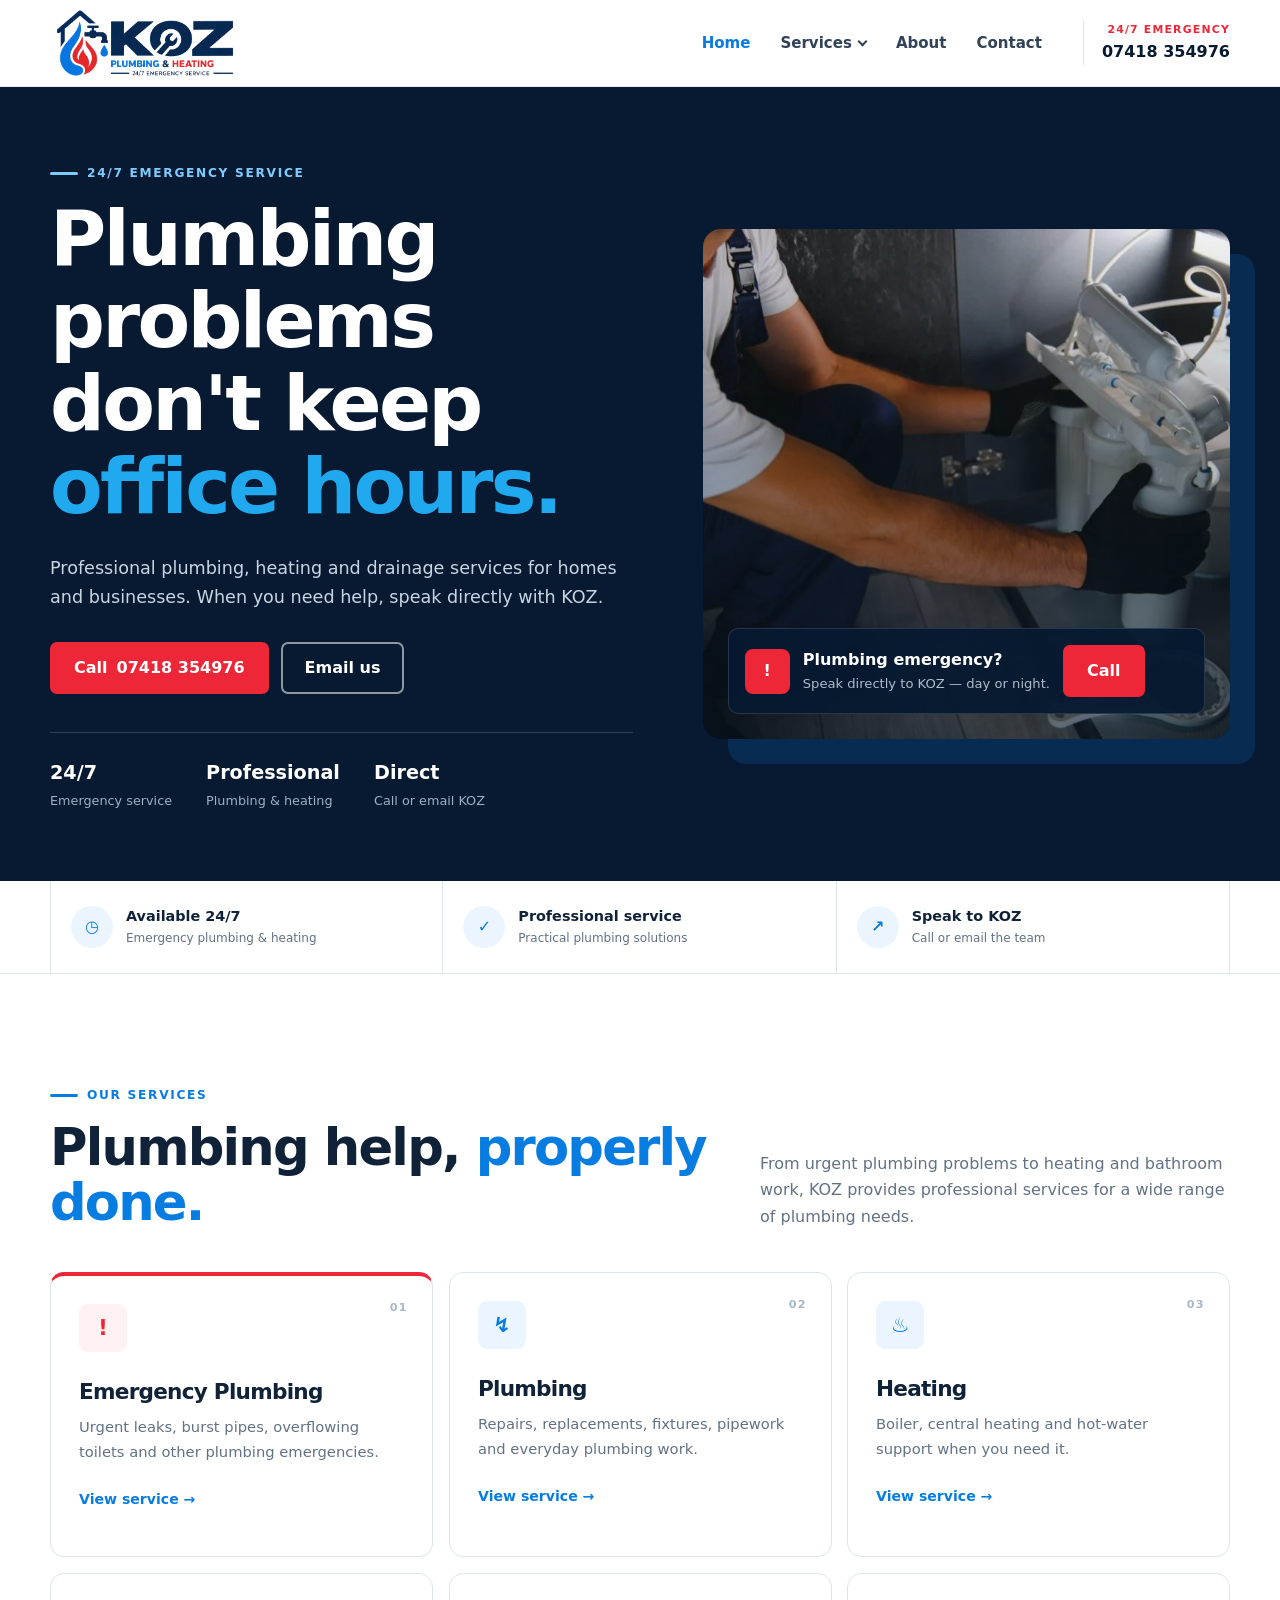
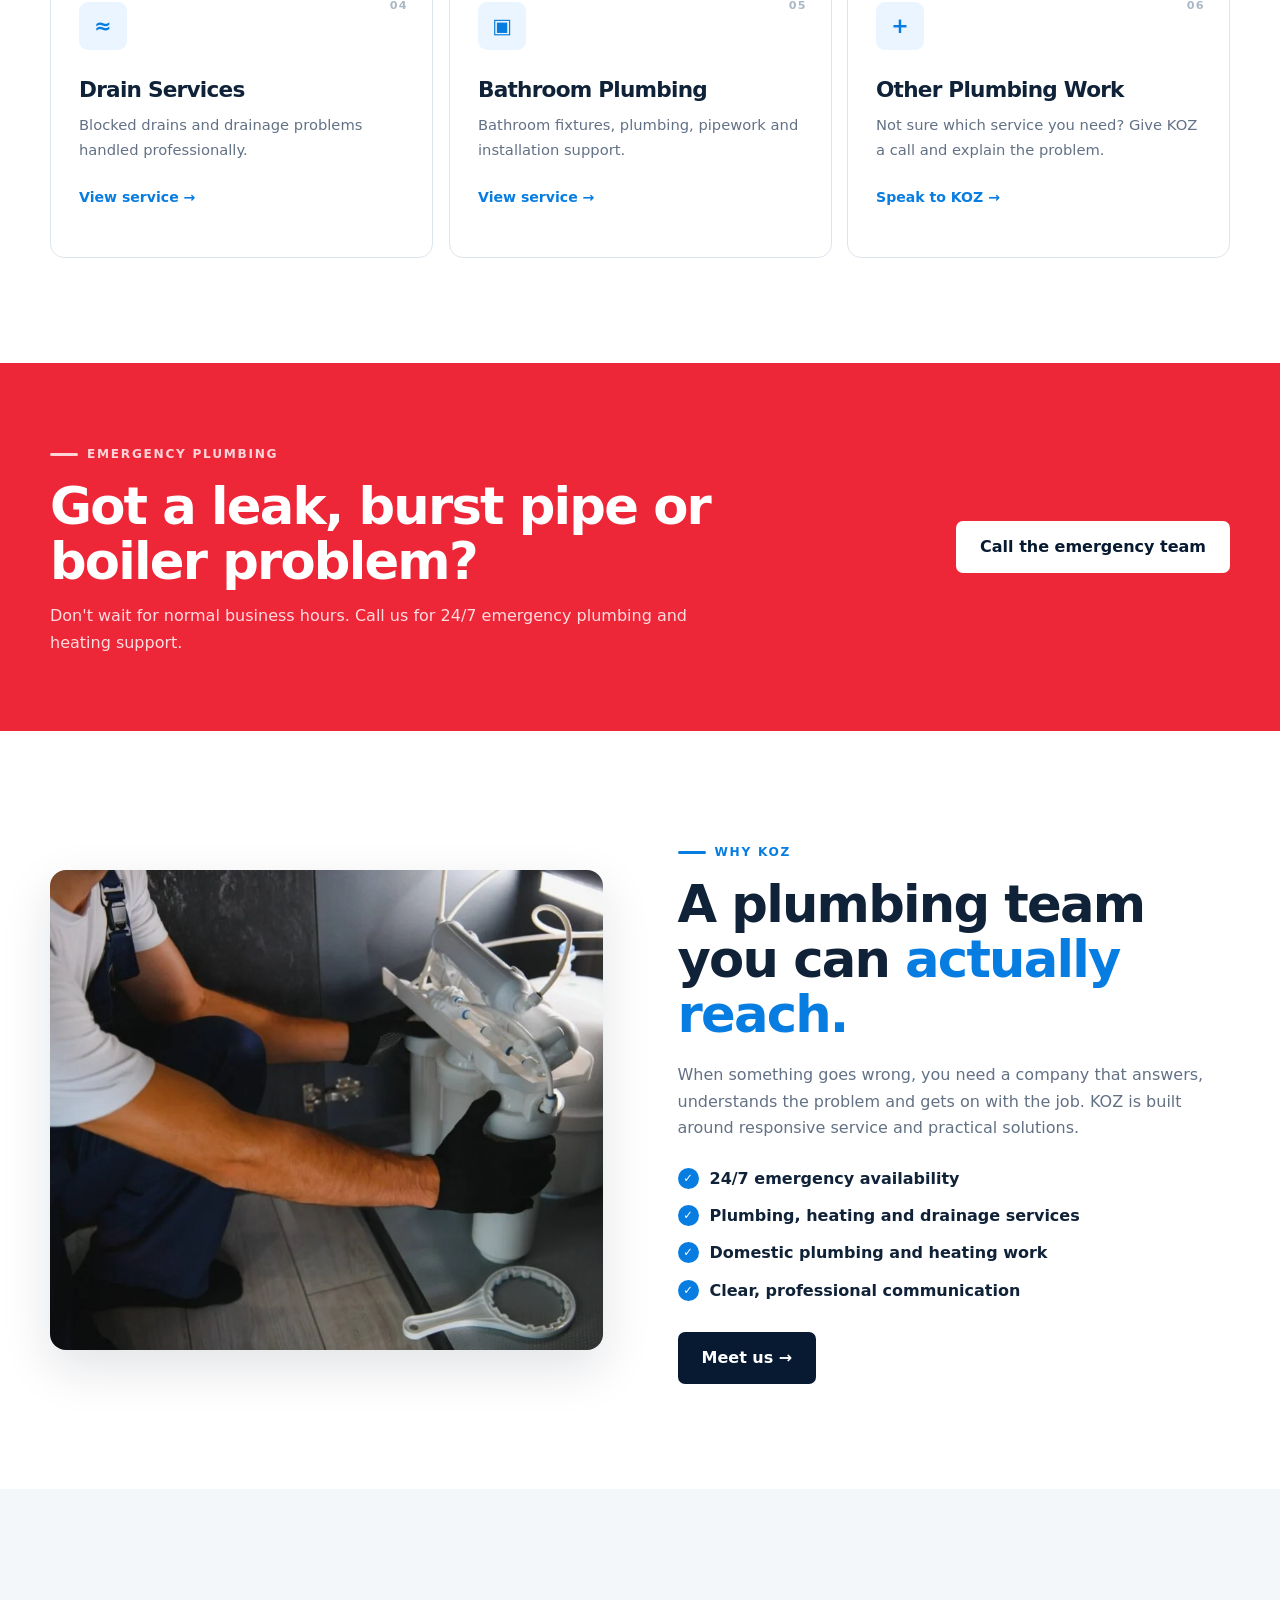
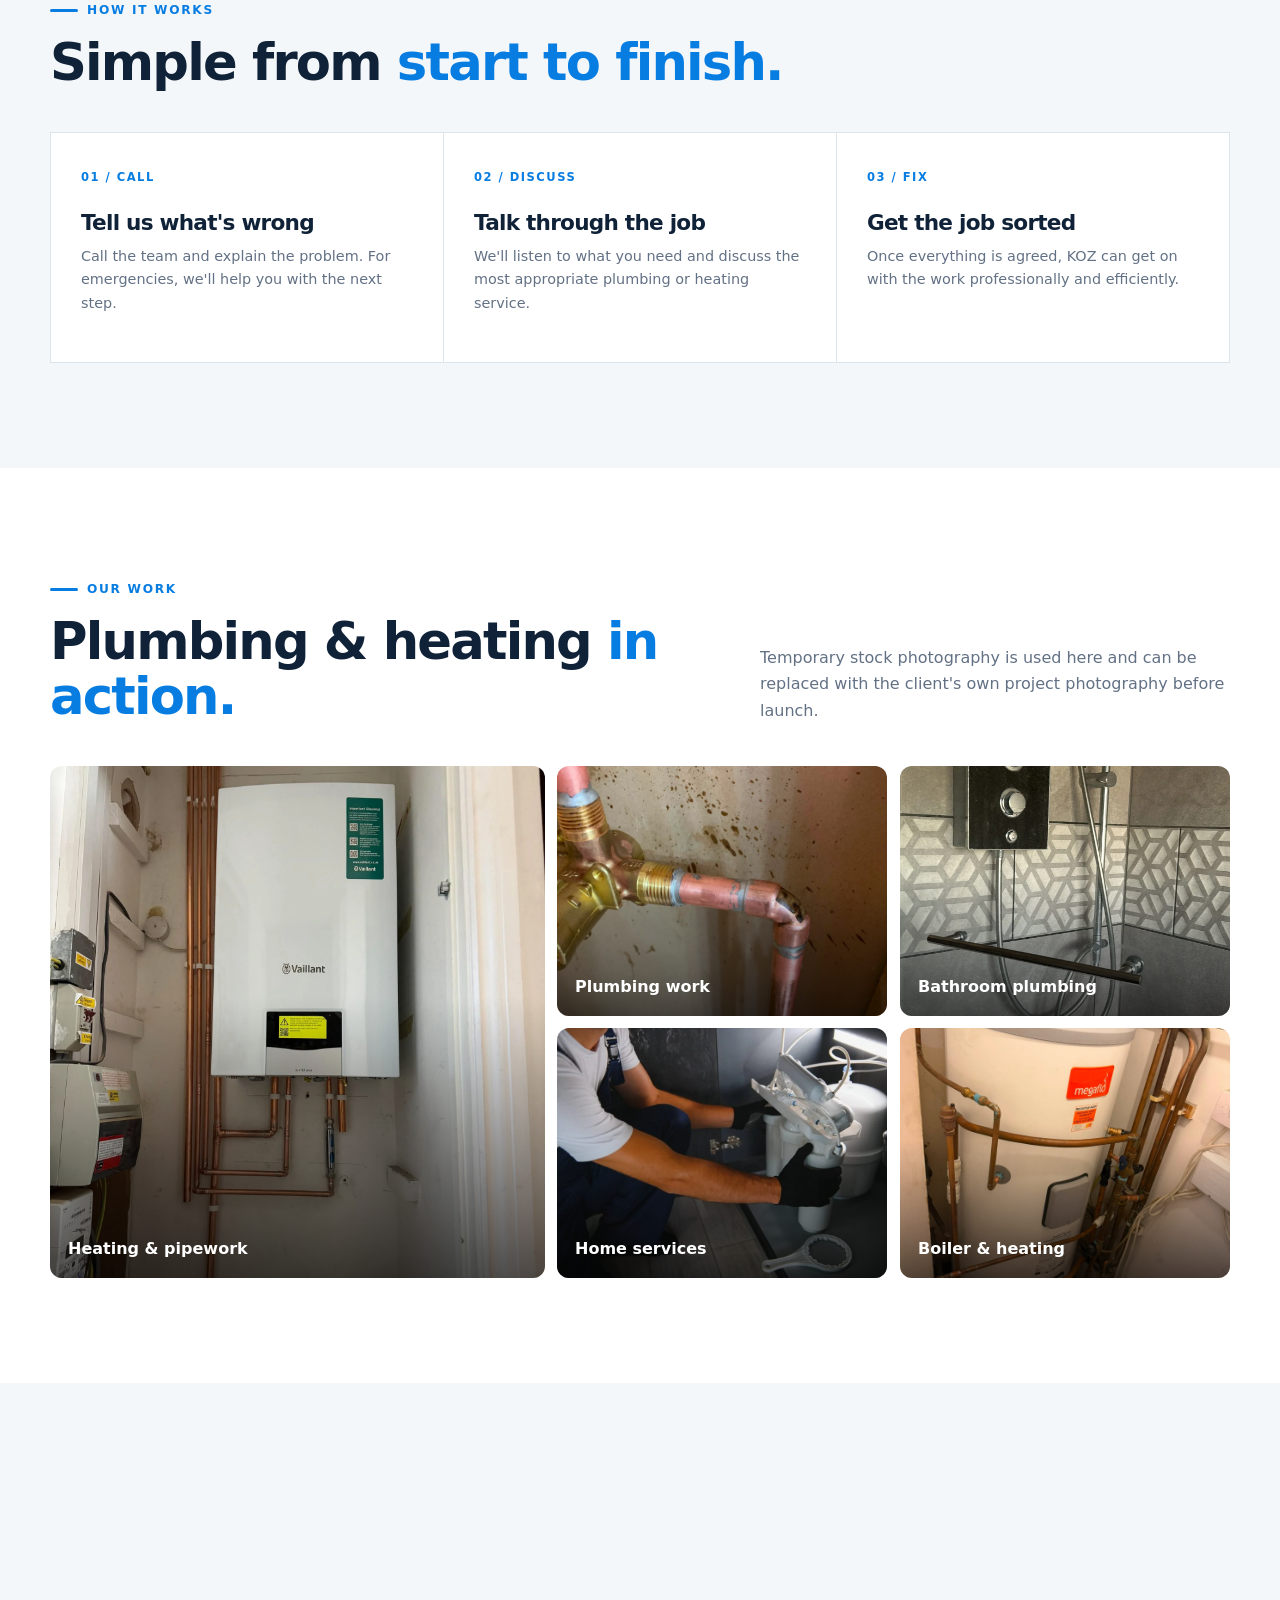
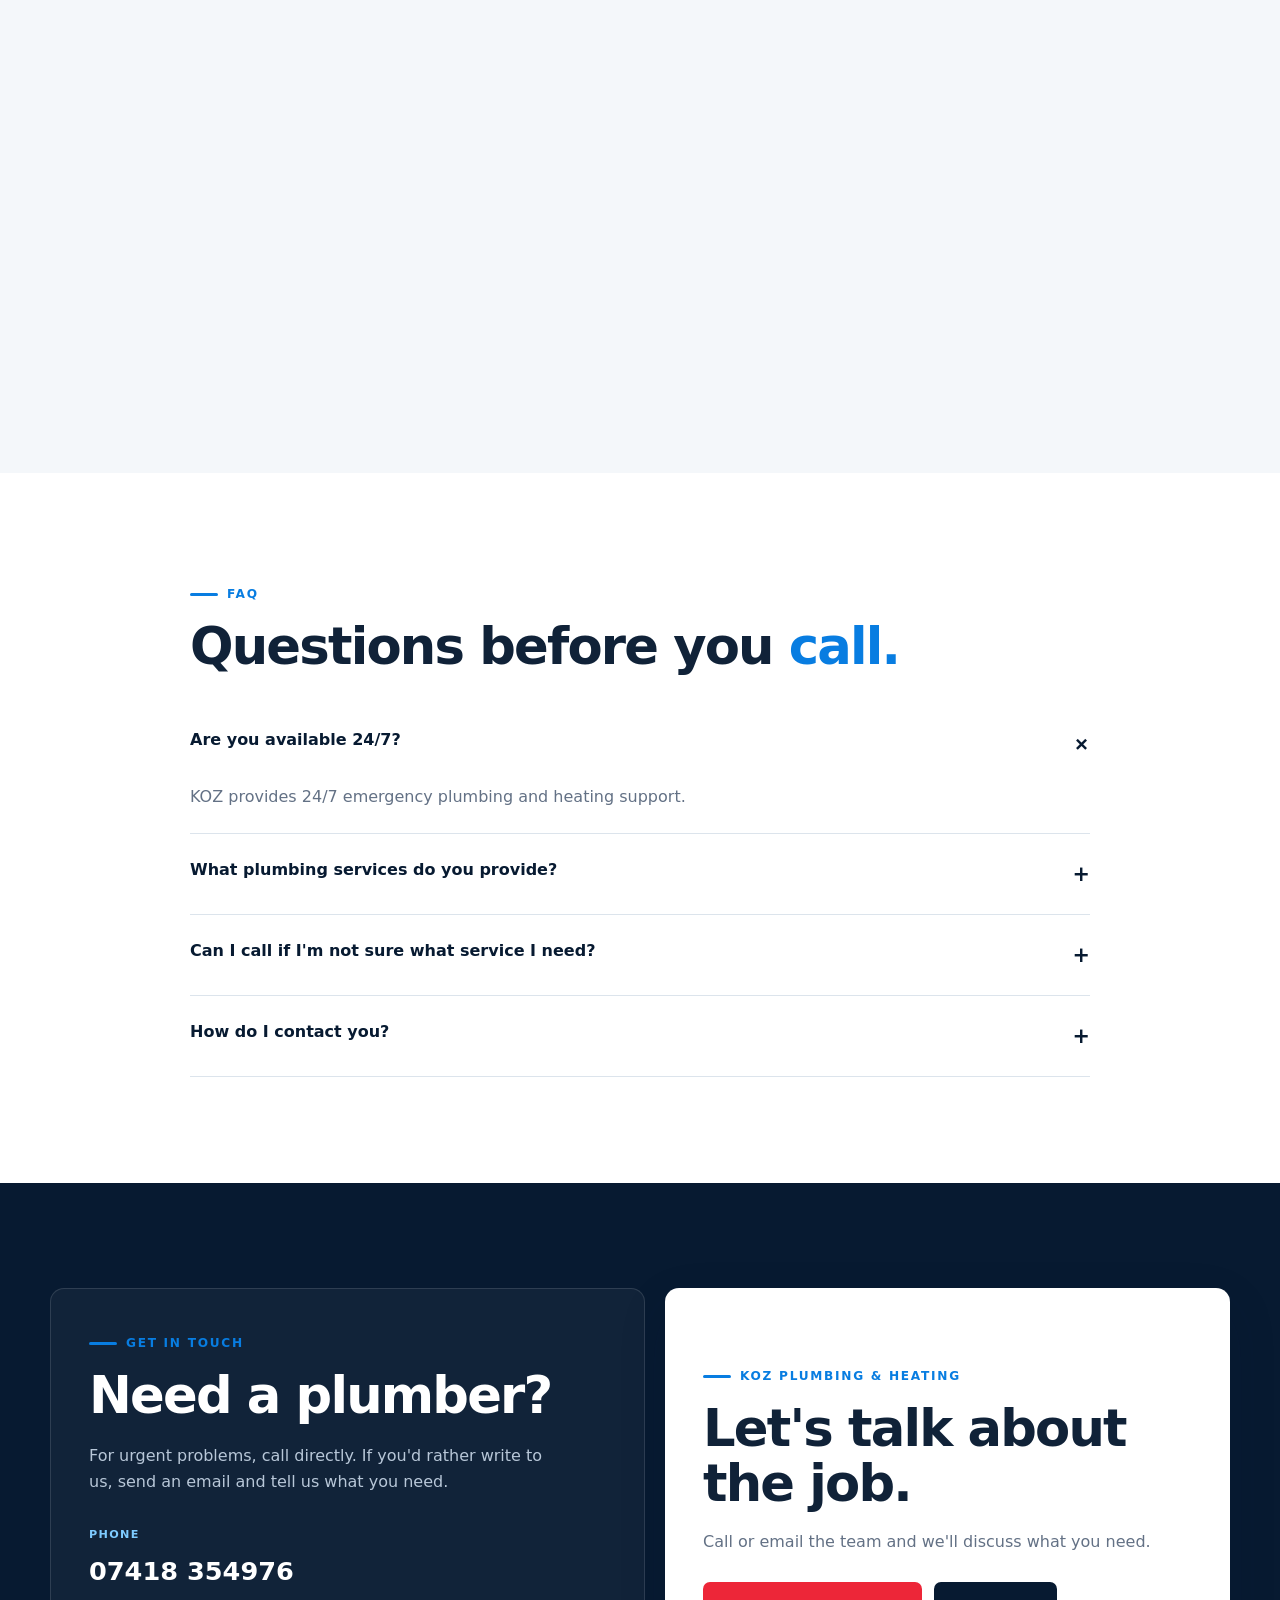
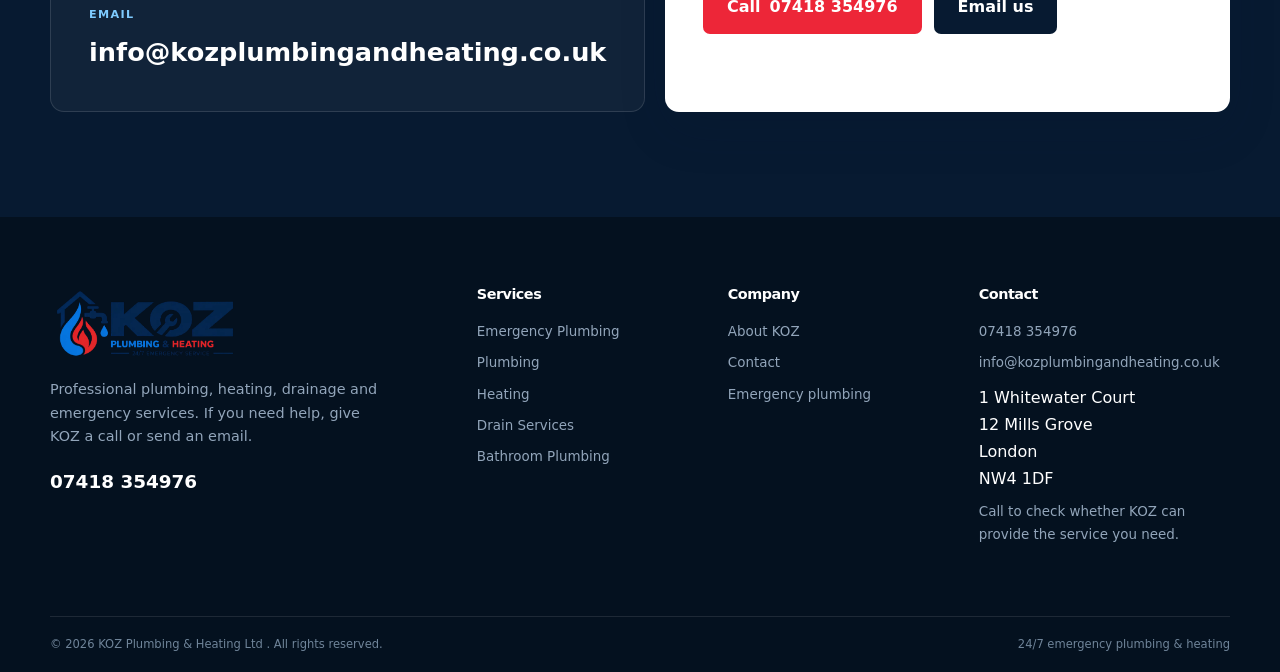
<file: index.html>
<!DOCTYPE html>
<html lang="en-GB">
 <head>
  <meta charset="utf-8"/>
  <meta content="width=device-width, initial-scale=1" name="viewport"/>
  <meta content="#071a31" name="theme-color"/>
  <meta content="Professional plumbing, heating, drainage and 24/7 emergency plumbing services from KOZ Plumbing &amp; Heating." name="description"/>
  <title>
   Professional Plumbing &amp; Heating | KOZ Plumbing &amp; Heating
  </title>
  <link href="styles.css" rel="stylesheet"/>
     <link rel="icon" type="image/x-icon" href="assets/favicon.ico">
    <link rel="icon" type="image/png" sizes="32x32" href="assets/favicon-32.png">
    <link rel="icon" type="image/png" sizes="16x16" href="assets/favicon-16.png">
    <link rel="apple-touch-icon" sizes="180x180" href="assets/apple-touch-icon.png">
</head>
 <body>
  <header class="site-header">
   <div class="container header-inner">
    <a aria-label="KOZ Plumbing &amp; Heating home" class="brand" href="index.html">
     <img alt="KOZ Plumbing &amp; Heating logo" src="assets/koz-logo.png"/>
    </a>
    <input class="nav-toggle" id="nav-toggle-home" type="checkbox"/>
    <label aria-expanded="false" aria-label="Open navigation" class="menu-toggle" for="nav-toggle-home">
     <span>
     </span>
     <span>
     </span>
     <span>
     </span>
    </label>
    <nav aria-label="Primary navigation" class="main-nav">
     <a class="active" href="index.html">
      Home
     </a>
     <details class="nav-dropdown">
      <summary aria-expanded="false">
       Services
       <span aria-hidden="true" class="chevron">
       </span>
      </summary>
      <div class="dropdown-menu">
       <a href="emergency.html">
        Emergency Plumbing
       </a>
       <a href="plumbing.html">
        Plumbing
       </a>
       <a href="heating.html">
        Heating
       </a>
       <a href="drains.html">
        Drain Services
       </a>
       <a href="bathrooms.html">
        Bathroom Plumbing
       </a>
      </div>
     </details>
     <a class="" href="about.html">
      About
     </a>
     <a class="" href="contact.html">
      Contact
     </a>
    </nav>
    <a class="header-call" data-site-phone-link="" href="tel:07418354976">
     <span class="header-call-label">
      24/7 Emergency
     </span>
     <strong>
      <span data-site-phone="">
       07418 354976
      </span>
     </strong>
    </a>
   </div>
  </header>
  <main>
   <section class="hero">
    <div class="container hero-in">
     <div>
      <div class="kicker">
       24/7 Emergency Service
      </div>
      <h1>
       Plumbing problems don't keep
       <strong>
        office hours.
       </strong>
      </h1>
      <p>
       Professional plumbing, heating and drainage services for homes and businesses. When you need help, speak directly with KOZ.
      </p>
      <div class="actions">
       <a class="btn primary" data-site-phone-link="" href="tel:07418354976">
        Call
        <span data-site-phone="">
         07418 354976
        </span>
       </a>
       <a class="btn outline" data-site-email-link="" href="mailto:info@kozplumbingandheating.co.uk">
        Email us
       </a>
      </div>
      <div class="hero-meta">
       <div>
        <strong>
         24/7
        </strong>
        <span>
         Emergency service
        </span>
       </div>
       <div>
        <strong>
         Professional
        </strong>
        <span>
         Plumbing &amp; heating
        </span>
       </div>
       <div>
        <strong>
         Direct
        </strong>
        <span>
         Call or email KOZ
        </span>
       </div>
      </div>
     </div>
     <div class="hero-photo">
      <div class="hero-card">
       <div class="icon">
        !
       </div>
       <div>
        <strong>
         Plumbing emergency?
        </strong>
        <span>
         Speak directly to KOZ &mdash; day or night.
        </span>
       </div>
       <a class="btn primary" data-site-phone-link="" href="tel:07418354976">
        Call
       </a>
      </div>
     </div>
    </div>
   </section>
   <section aria-label="KOZ service highlights" class="trust">
    <div class="container trust-in">
     <div class="trust-item">
      <div class="trust-icon">
       ◷
      </div>
      <div>
       <strong>
        Available 24/7
       </strong>
       <span>
        Emergency plumbing &amp; heating
       </span>
      </div>
     </div>
     <div class="trust-item">
      <div class="trust-icon">
       &checkmark;
      </div>
      <div>
       <strong>
        Professional service
       </strong>
       <span>
        Practical plumbing solutions
       </span>
      </div>
     </div>
     <div class="trust-item">
      <div class="trust-icon">
       &nearrow;
      </div>
      <div>
       <strong>
        Speak to KOZ
       </strong>
       <span>
        Call or email the team
       </span>
      </div>
     </div>
    </div>
   </section>
   <section class="section">
    <div class="container">
     <div class="section-head">
      <div>
       <div class="eyebrow">
        Our services
       </div>
       <h2>
        Plumbing help,
        <em>
         properly done.
        </em>
       </h2>
      </div>
      <p>
       From urgent plumbing problems to heating and bathroom work, KOZ provides professional services for a wide range of plumbing needs.
      </p>
     </div>
     <div class="services">
      <article class="service emergency">
       <span class="num">
        01
       </span>
       <div class="svc-icon">
        !
       </div>
       <h3>
        Emergency Plumbing
       </h3>
       <p>
        Urgent leaks, burst pipes, overflowing toilets and other plumbing emergencies.
       </p>
       <a href="emergency.html">
        View service &rarr;
       </a>
      </article>
      <article class="service">
       <span class="num">
        02
       </span>
       <div class="svc-icon">
        ↯
       </div>
       <h3>
        Plumbing
       </h3>
       <p>
        Repairs, replacements, fixtures, pipework and everyday plumbing work.
       </p>
       <a href="plumbing.html">
        View service &rarr;
       </a>
      </article>
      <article class="service">
       <span class="num">
        03
       </span>
       <div class="svc-icon">
        ♨
       </div>
       <h3>
        Heating
       </h3>
       <p>
        Boiler, central heating and hot-water support when you need it.
       </p>
       <a href="heating.html">
        View service &rarr;
       </a>
      </article>
      <article class="service">
       <span class="num">
        04
       </span>
       <div class="svc-icon">
        &asymp;
       </div>
       <h3>
        Drain Services
       </h3>
       <p>
        Blocked drains and drainage problems handled professionally.
       </p>
       <a href="drains.html">
        View service &rarr;
       </a>
      </article>
      <article class="service">
       <span class="num">
        05
       </span>
       <div class="svc-icon">
        ▣
       </div>
       <h3>
        Bathroom Plumbing
       </h3>
       <p>
        Bathroom fixtures, plumbing, pipework and installation support.
       </p>
       <a href="bathrooms.html">
        View service &rarr;
       </a>
      </article>
      <article class="service">
       <span class="num">
        06
       </span>
       <div class="svc-icon">
        +
       </div>
       <h3>
        Other Plumbing Work
       </h3>
       <p>
        Not sure which service you need? Give KOZ a call and explain the problem.
       </p>
       <a href="contact.html">
        Speak to KOZ &rarr;
       </a>
      </article>
     </div>
    </div>
   </section>
   <section class="emergency-band">
    <div class="container emergency-in">
     <div>
      <div class="eyebrow">
       Emergency plumbing
      </div>
      <h2>
       Got a leak, burst pipe or boiler problem?
      </h2>
      <p>
       Don't wait for normal business hours. Call us for 24/7 emergency plumbing and heating support.
      </p>
     </div>
     <a class="btn white-btn" data-site-phone-link="" href="tel:07418354976">
      Call the emergency team
     </a>
    </div>
   </section>
   <section class="section">
    <div class="container split">
     <div aria-label="Professional plumbing tools and equipment" class="photo plumb" role="img">
     </div>
     <div class="copy">
      <div class="eyebrow">
       Why KOZ
      </div>
      <h2>
       A plumbing team you can
       <em>
        actually reach.
       </em>
      </h2>
      <p>
       When something goes wrong, you need a company that answers, understands the problem and gets on with the job. KOZ is built around responsive service and practical solutions.
      </p>
      <ul class="checks">
       <li>
        24/7 emergency availability
       </li>
       <li>
        Plumbing, heating and drainage services
       </li>
       <li>
        Domestic plumbing and heating work
       </li>
       <li>
        Clear, professional communication
       </li>
      </ul>
      <div class="actions" style="margin-top:28px">
       <a class="btn secondary" href="about.html">
        Meet us &rarr;
       </a>
      </div>
     </div>
    </div>
   </section>
   <section class="section gray">
    <div class="container">
     <div class="section-head">
      <div>
       <div class="eyebrow">
        How it works
       </div>
       <h2>
        Simple from
        <em>
         start to finish.
        </em>
       </h2>
      </div>
     </div>
     <div class="steps">
      <div class="step">
       <b>
        01 / CALL
       </b>
       <h3>
        Tell us what's wrong
       </h3>
       <p>
        Call the team and explain the problem. For emergencies, we'll help you with the next step.
       </p>
      </div>
      <div class="step">
       <b>
        02 / DISCUSS
       </b>
       <h3>
        Talk through the job
       </h3>
       <p>
        We'll listen to what you need and discuss the most appropriate plumbing or heating service.
       </p>
      </div>
      <div class="step">
       <b>
        03 / FIX
       </b>
       <h3>
        Get the job sorted
       </h3>
       <p>
        Once everything is agreed, KOZ can get on with the work professionally and efficiently.
       </p>
      </div>
     </div>
    </div>
   </section>
   <section class="section">
    <div class="container">
     <div class="section-head">
      <div>
       <div class="eyebrow">
        Our work
       </div>
       <h2>
        Plumbing &amp; heating
        <em>
         in action.
        </em>
       </h2>
      </div>
      <p>
       Temporary stock photography is used here and can be replaced with the client's own project photography before launch.
      </p>
     </div>
     <div class="gallery">
      <div class="g g1">
       <span>
        Heating &amp; pipework
       </span>
      </div>
      <div class="g g2">
       <span>
        Plumbing work
       </span>
      </div>
      <div class="g g3">
       <span>
        Bathroom plumbing
       </span>
      </div>
      <div class="g g4">
       <span>
        Home services
       </span>
      </div>
      <div class="g g5">
       <span>
        Boiler &amp; heating
       </span>
      </div>
     </div>
    </div>
   </section>
   <section class="section gray">
    <div class="container split">
     <div>
      <div class="eyebrow">
       Need a service?
      </div>
      <h2>
       Not sure if KOZ can help with your
       <em>
        job?
       </em>
      </h2>
      <p style="margin-top:20px;max-width:620px;">
       Give the team a call and explain what you need. We'll let you know whether we can provide the service.
      </p>
      <div class="actions" style="margin-top:28px;">
       <a class="btn primary" data-site-phone-link="" href="tel:07418354976">
        Call us
       </a>
       <a class="btn secondary" data-site-email-link="" href="mailto:info@kozplumbingandheating.co.uk">
        Email us
       </a>
      </div>
     </div>
     <div aria-label="Heating equipment and plumbing system" class="photo heating" role="img">
     </div>
    </div>
   </section>
   <section class="section">
    <div class="container faq">
     <div class="eyebrow">
      FAQ
     </div>
     <h2>
      Questions before you
      <em>
       call.
      </em>
     </h2>
     <div style="margin-top:30px;">
      <details class="faq-item" open="">
       <summary>
        Are you available 24/7?
        <span>
         +
        </span>
       </summary>
       <div class="faq-answer">
        <p>
         KOZ provides 24/7 emergency plumbing and heating support.
        </p>
       </div>
      </details>
      <details class="faq-item">
       <summary>
        What plumbing services do you provide?
        <span>
         +
        </span>
       </summary>
       <div class="faq-answer">
        <p>
         KOZ provides plumbing, heating, drainage, bathroom plumbing and emergency services.
        </p>
       </div>
      </details>
      <details class="faq-item">
       <summary>
        Can I call if I'm not sure what service I need?
        <span>
         +
        </span>
       </summary>
       <div class="faq-answer">
        <p>
         Yes. Give the team a call, explain what's happening and we'll let you know whether KOZ can provide the service.
        </p>
       </div>
      </details>
      <details class="faq-item">
       <summary>
        How do I contact you?
        <span>
         +
        </span>
       </summary>
       <div class="faq-answer">
        <p>
         Call
         <span data-site-phone="">
          07418 354976
         </span>
         or email
         <span data-site-email="">
          info@kozplumbingandheating.co.uk
         </span>
         .
        </p>
       </div>
      </details>
     </div>
    </div>
   </section>
   <section class="section contact">
    <div class="container contact-grid">
     <div class="contact-card">
      <div class="eyebrow">
       Get in touch
      </div>
      <h2>
       Need a plumber?
      </h2>
      <p>
       For urgent problems, call directly. If you'd rather write to us, send an email and tell us what you need.
      </p>
      <div class="contact-details">
       <span class="contact-label">
        Phone
       </span>
       <a data-site-phone-link="" href="tel:07418354976">
        <span data-site-phone="">
         07418 354976
        </span>
       </a>
       <span class="contact-label">
        Email
       </span>
       <a data-site-email-link="" href="mailto:info@kozplumbingandheating.co.uk">
        <span data-site-email="">
         info@kozplumbingandheating.co.uk
        </span>
       </a>
      </div>
     </div>
     <div class="contact-action">
      <div class="eyebrow">
       KOZ Plumbing &amp; Heating
      </div>
      <h2>
       Let's talk about the job.
      </h2>
      <p>
       Call or email the team and we'll discuss what you need.
      </p>
      <div class="contact-buttons">
       <a class="btn primary" data-site-phone-link="" href="tel:07418354976">
        Call
        <span data-site-phone="">
         07418 354976
        </span>
       </a>
       <a class="btn secondary" data-site-email-link="" href="mailto:info@kozplumbingandheating.co.uk">
        Email us
       </a>
      </div>
     </div>
    </div>
   </section>
  </main>
  <footer class="site-footer">
   <div class="container footer-main">
    <div class="footer-brand">
     <a aria-label="KOZ Plumbing &amp; Heating home" class="brand footer-logo" href="index.html">
      <img alt="KOZ Plumbing &amp; Heating logo" src="assets/koz-logo.png"/>
     </a>
     <p>
      Professional plumbing, heating, drainage and emergency services. If you need help, give KOZ a call or send an email.
     </p>
     <a class="footer-phone" data-site-phone-link="" href="tel:07418354976">
      <span data-site-phone="">
       07418 354976
      </span>
     </a>
    </div>
    <div class="footer-col">
     <h3>
      Services
     </h3>
     <a href="emergency.html">
      Emergency Plumbing
     </a>
     <a href="plumbing.html">
      Plumbing
     </a>
     <a href="heating.html">
      Heating
     </a>
     <a href="drains.html">
      Drain Services
     </a>
     <a href="bathrooms.html">
      Bathroom Plumbing
     </a>
    </div>
    <div class="footer-col">
     <h3>
      Company
     </h3>
     <a href="about.html">
      About KOZ
     </a>
     <a href="contact.html">
      Contact
     </a>
     <a href="emergency.html">
      Emergency plumbing
     </a>
    </div>
    <div class="footer-col footer-contact">
     <h3>
      Contact
     </h3>
     <a data-site-phone-link="" href="tel:07418354976">
      <span data-site-phone="">
       07418 354976
      </span>
     </a>
     <a data-site-email-link="" href="mailto:info@kozplumbingandheating.co.uk">
      <span data-site-email="">
       info@kozplumbingandheating.co.uk
      </span>
     </a>
     <address class="footer-address" data-site-address="">
      1 Whitewater Court
      <br/>
      12 Mills Grove
      <br/>
      London
      <br/>
      NW4 1DF
     </address>
     <span>
      Call to check whether KOZ can provide the service you need.
     </span>
    </div>
   </div>
   <div class="container footer-bottom">
    <span>
     &copy;
     <span data-current-year="">
      2026
     </span>
     <span data-site-company="">
      KOZ Plumbing &amp; Heating Ltd
     </span>
     . All rights reserved.
    </span>
    <span>
     24/7 emergency plumbing &amp; heating
    </span>
   </div>
  </footer>
  <div class="mobile-call-bar">
   <span>
    24/7 Emergency
    <strong>
     <span data-site-phone="">
      07418 354976
     </span>
    </strong>
   </span>
   <a data-site-phone-link="" href="tel:07418354976">
    Call us
   </a>
  </div>
  <script defer="" src="script.js">
  </script>
 </body>
</html>
</file>
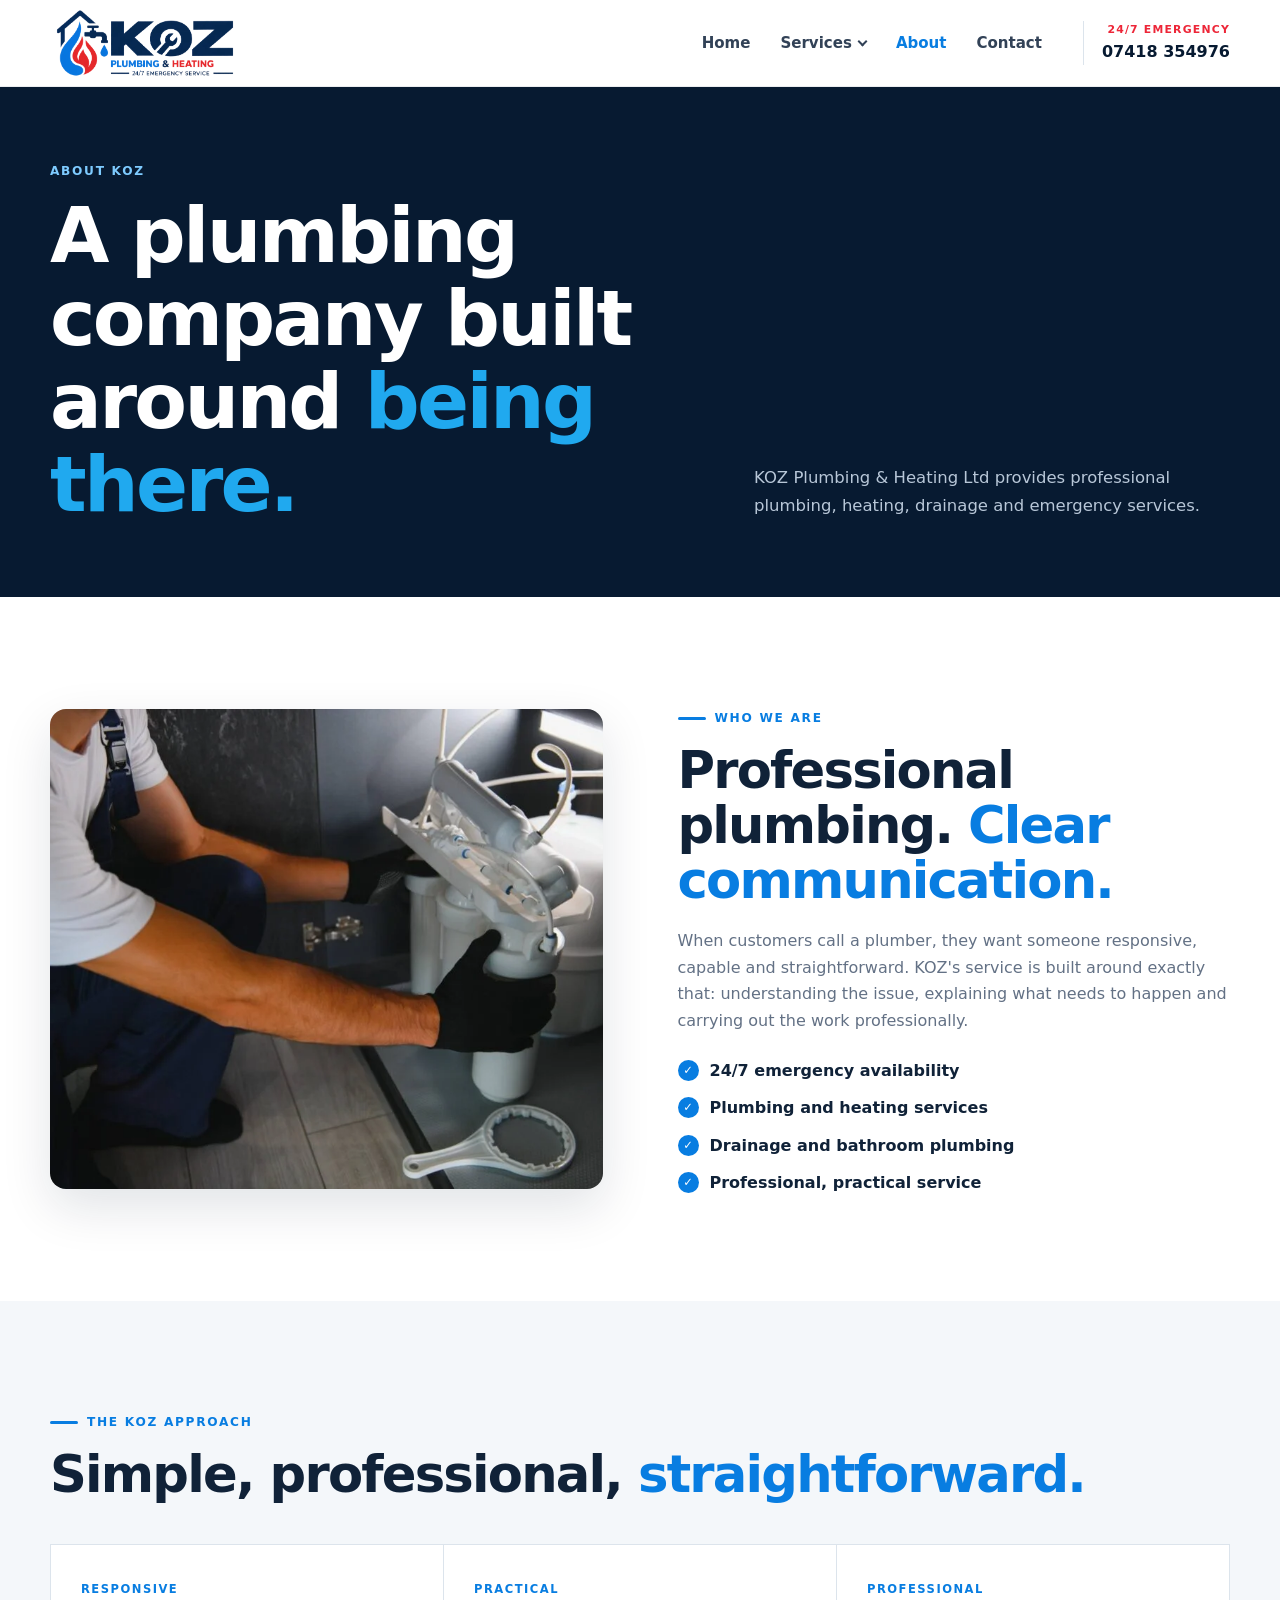
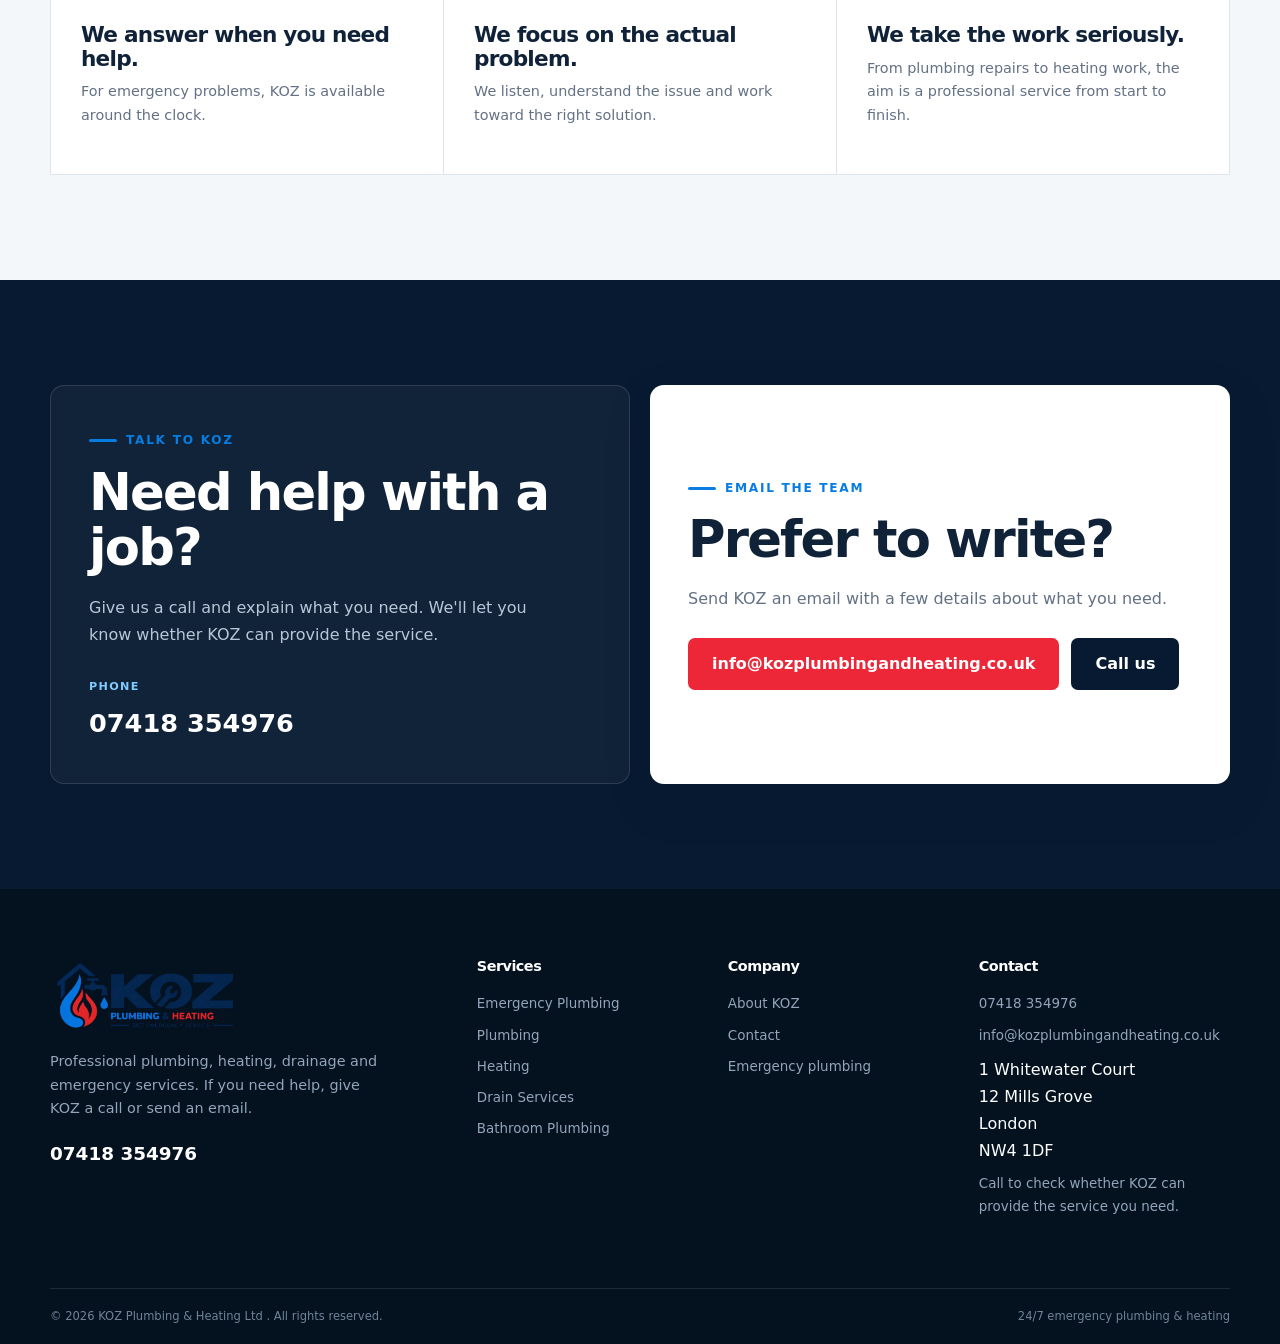
<file: about.html>
<!DOCTYPE html>
<html lang="en-GB">
 <head>
  <meta charset="utf-8"/>
  <meta content="width=device-width, initial-scale=1" name="viewport"/>
  <meta content="#071a31" name="theme-color"/>
  <meta content="About &lt;span data-site-company&gt;KOZ Plumbing &amp; Heating Ltd&lt;/span&gt; and its professional plumbing, heating, drainage and emergency services." name="description"/>
  <title>
   About KOZ | KOZ Plumbing &amp; Heating
  </title>
  <link href="styles.css" rel="stylesheet"/>
     <link rel="icon" type="image/x-icon" href="assets/favicon.ico">
    <link rel="icon" type="image/png" sizes="32x32" href="assets/favicon-32.png">
    <link rel="icon" type="image/png" sizes="16x16" href="assets/favicon-16.png">
    <link rel="apple-touch-icon" sizes="180x180" href="assets/apple-touch-icon.png">
</head>
 <body>
  <header class="site-header">
   <div class="container header-inner">
    <a aria-label="KOZ Plumbing &amp; Heating home" class="brand" href="index.html">
     <img alt="KOZ Plumbing &amp; Heating logo" src="assets/koz-logo.png"/>
    </a>
    <input class="nav-toggle" id="nav-toggle-about" type="checkbox"/>
    <label aria-expanded="false" aria-label="Open navigation" class="menu-toggle" for="nav-toggle-about">
     <span>
     </span>
     <span>
     </span>
     <span>
     </span>
    </label>
    <nav aria-label="Primary navigation" class="main-nav">
     <a class="" href="index.html">
      Home
     </a>
     <details class="nav-dropdown">
      <summary aria-expanded="false">
       Services
       <span aria-hidden="true" class="chevron">
       </span>
      </summary>
      <div class="dropdown-menu">
       <a href="emergency.html">
        Emergency Plumbing
       </a>
       <a href="plumbing.html">
        Plumbing
       </a>
       <a href="heating.html">
        Heating
       </a>
       <a href="drains.html">
        Drain Services
       </a>
       <a href="bathrooms.html">
        Bathroom Plumbing
       </a>
      </div>
     </details>
     <a class="active" href="about.html">
      About
     </a>
     <a class="" href="contact.html">
      Contact
     </a>
    </nav>
    <a class="header-call" data-site-phone-link="" href="tel:07418354976">
     <span class="header-call-label">
      24/7 Emergency
     </span>
     <strong>
      <span data-site-phone="">
       07418 354976
      </span>
     </strong>
    </a>
   </div>
  </header>
  <main>
   <section class="page-hero">
    <div class="container page-hero-in">
     <div>
      <div class="crumb">
       About KOZ
      </div>
      <h1>
       A plumbing company built around
       <span>
        being there.
       </span>
      </h1>
     </div>
     <p>
      <span data-site-company="">
       KOZ Plumbing &amp; Heating Ltd
      </span>
      provides professional plumbing, heating, drainage and emergency services.
     </p>
    </div>
   </section>
   <section class="section">
    <div class="container split">
     <div aria-label="Professional plumbing equipment" class="photo plumb" role="img">
     </div>
     <div class="copy">
      <div class="eyebrow">
       Who we are
      </div>
      <h2>
       Professional plumbing.
       <em>
        Clear communication.
       </em>
      </h2>
      <p>
       When customers call a plumber, they want someone responsive, capable and straightforward. KOZ's service is built around exactly that: understanding the issue, explaining what needs to happen and carrying out the work professionally.
      </p>
      <ul class="checks">
       <li>
        24/7 emergency availability
       </li>
       <li>
        Plumbing and heating services
       </li>
       <li>
        Drainage and bathroom plumbing
       </li>
       <li>
        Professional, practical service
       </li>
      </ul>
     </div>
    </div>
   </section>
   <section class="section gray">
    <div class="container">
     <div class="section-head">
      <div>
       <div class="eyebrow">
        The KOZ approach
       </div>
       <h2>
        Simple, professional,
        <em>
         straightforward.
        </em>
       </h2>
      </div>
     </div>
     <div class="steps">
      <div class="step">
       <b>
        RESPONSIVE
       </b>
       <h3>
        We answer when you need help.
       </h3>
       <p>
        For emergency problems, KOZ is available around the clock.
       </p>
      </div>
      <div class="step">
       <b>
        PRACTICAL
       </b>
       <h3>
        We focus on the actual problem.
       </h3>
       <p>
        We listen, understand the issue and work toward the right solution.
       </p>
      </div>
      <div class="step">
       <b>
        PROFESSIONAL
       </b>
       <h3>
        We take the work seriously.
       </h3>
       <p>
        From plumbing repairs to heating work, the aim is a professional service from start to finish.
       </p>
      </div>
     </div>
    </div>
   </section>
   <section class="section contact">
    <div class="container contact-grid">
     <div class="contact-card">
      <div class="eyebrow">
       Talk to KOZ
      </div>
      <h2>
       Need help with a job?
      </h2>
      <p>
       Give us a call and explain what you need. We'll let you know whether KOZ can provide the service.
      </p>
      <div class="contact-details">
       <span class="contact-label">
        Phone
       </span>
       <a data-site-phone-link="" href="tel:07418354976">
        <span data-site-phone="">
         07418 354976
        </span>
       </a>
      </div>
     </div>
     <div class="contact-action">
      <div class="eyebrow">
       Email the team
      </div>
      <h2>
       Prefer to write?
      </h2>
      <p>
       Send KOZ an email with a few details about what you need.
      </p>
      <div class="contact-buttons">
       <a class="btn primary" data-site-email-link="" href="mailto:info@kozplumbingandheating.co.uk">
        <span data-site-email="">
         info@kozplumbingandheating.co.uk
        </span>
       </a>
       <a class="btn secondary" data-site-phone-link="" href="tel:07418354976">
        Call us
       </a>
      </div>
     </div>
    </div>
   </section>
  </main>
  <footer class="site-footer">
   <div class="container footer-main">
    <div class="footer-brand">
     <a aria-label="KOZ Plumbing &amp; Heating home" class="brand footer-logo" href="index.html">
      <img alt="KOZ Plumbing &amp; Heating logo" src="assets/koz-logo.png"/>
     </a>
     <p>
      Professional plumbing, heating, drainage and emergency services. If you need help, give KOZ a call or send an email.
     </p>
     <a class="footer-phone" data-site-phone-link="" href="tel:07418354976">
      <span data-site-phone="">
       07418 354976
      </span>
     </a>
    </div>
    <div class="footer-col">
     <h3>
      Services
     </h3>
     <a href="emergency.html">
      Emergency Plumbing
     </a>
     <a href="plumbing.html">
      Plumbing
     </a>
     <a href="heating.html">
      Heating
     </a>
     <a href="drains.html">
      Drain Services
     </a>
     <a href="bathrooms.html">
      Bathroom Plumbing
     </a>
    </div>
    <div class="footer-col">
     <h3>
      Company
     </h3>
     <a href="about.html">
      About KOZ
     </a>
     <a href="contact.html">
      Contact
     </a>
     <a href="emergency.html">
      Emergency plumbing
     </a>
    </div>
    <div class="footer-col footer-contact">
     <h3>
      Contact
     </h3>
     <a data-site-phone-link="" href="tel:07418354976">
      <span data-site-phone="">
       07418 354976
      </span>
     </a>
     <a data-site-email-link="" href="mailto:info@kozplumbingandheating.co.uk">
      <span data-site-email="">
       info@kozplumbingandheating.co.uk
      </span>
     </a>
     <address class="footer-address" data-site-address="">
      1 Whitewater Court
      <br/>
      12 Mills Grove
      <br/>
      London
      <br/>
      NW4 1DF
     </address>
     <span>
      Call to check whether KOZ can provide the service you need.
     </span>
    </div>
   </div>
   <div class="container footer-bottom">
    <span>
     &copy;
     <span data-current-year="">
      2026
     </span>
     <span data-site-company="">
      KOZ Plumbing &amp; Heating Ltd
     </span>
     . All rights reserved.
    </span>
    <span>
     24/7 emergency plumbing &amp; heating
    </span>
   </div>
  </footer>
  <div class="mobile-call-bar">
   <span>
    24/7 Emergency
    <strong>
     <span data-site-phone="">
      07418 354976
     </span>
    </strong>
   </span>
   <a data-site-phone-link="" href="tel:07418354976">
    Call us
   </a>
  </div>
  <script defer="" src="script.js">
  </script>
 </body>
</html>
</file>
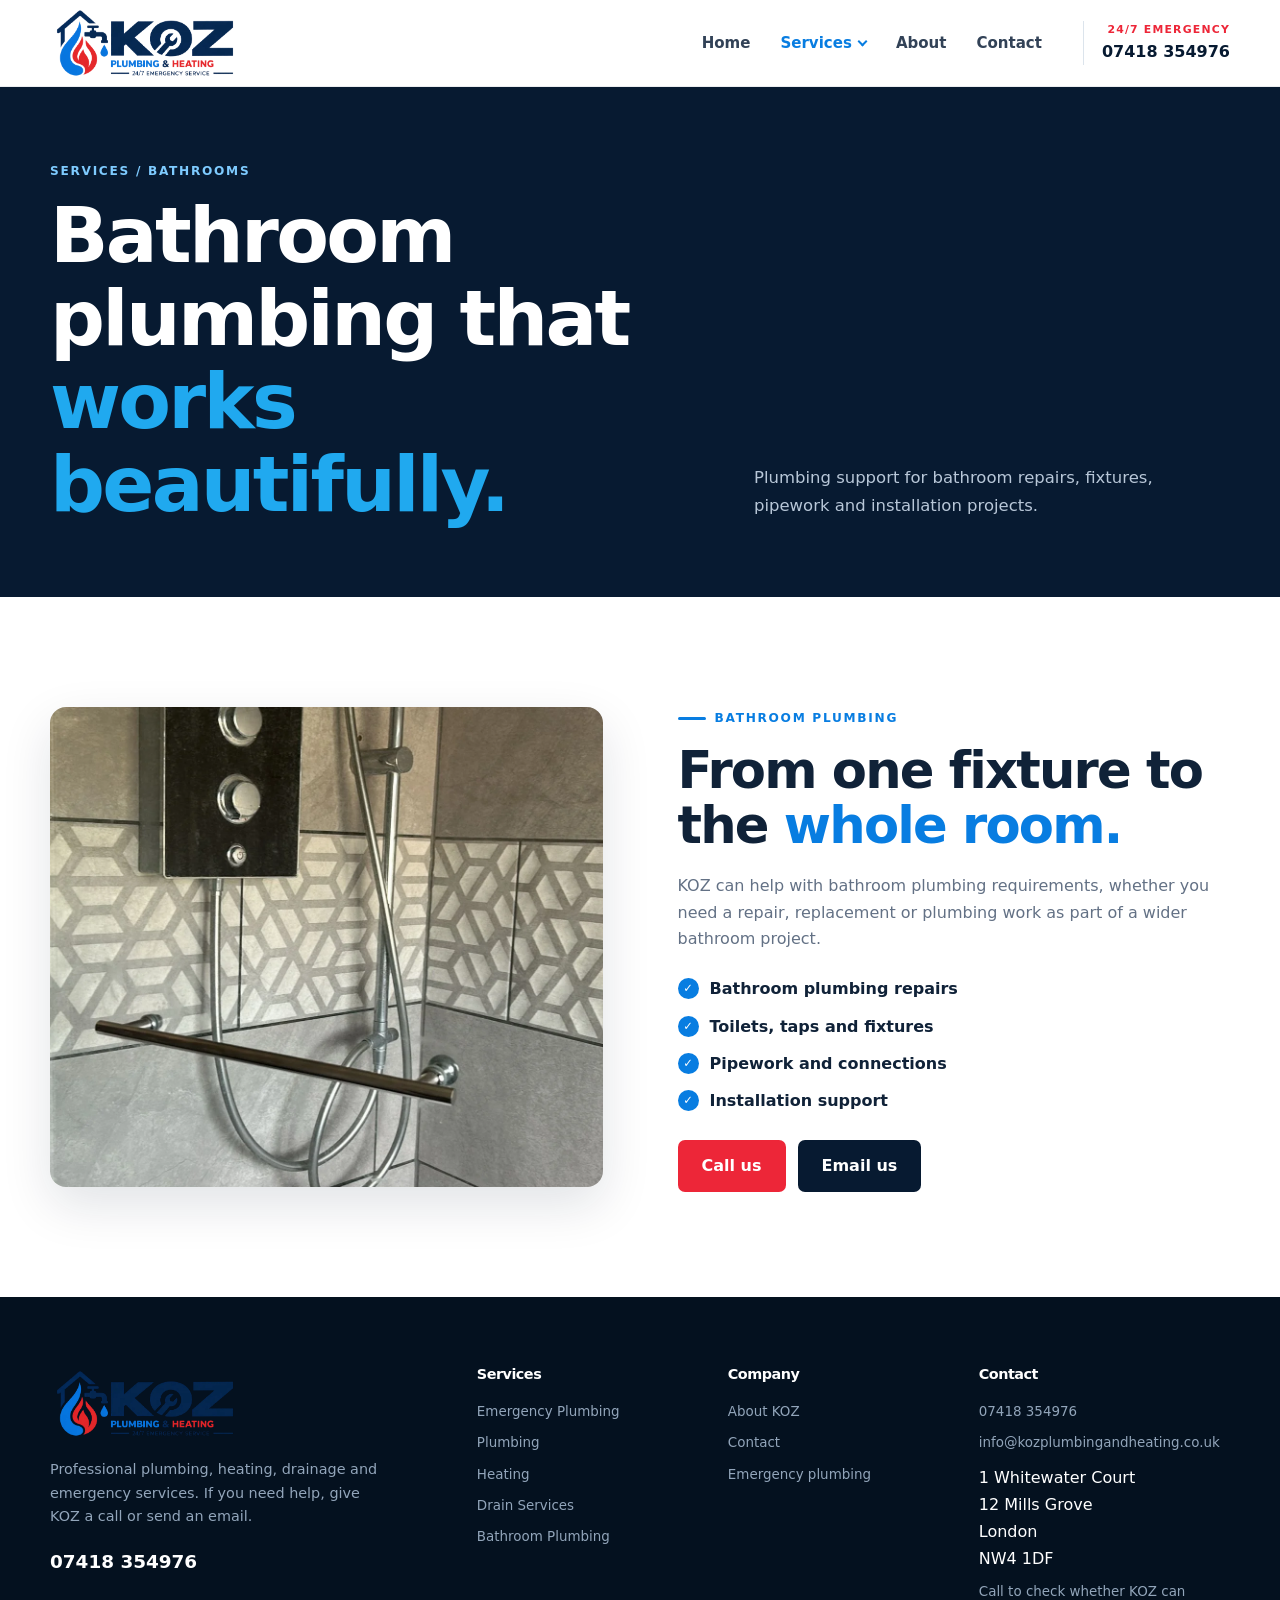
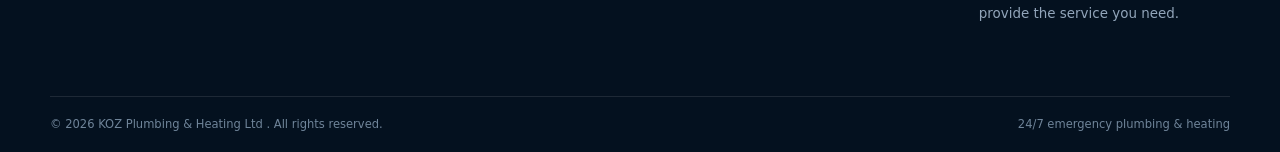
<file: bathrooms.html>
<!DOCTYPE html>
<html lang="en-GB">
 <head>
  <meta charset="utf-8"/>
  <meta content="width=device-width, initial-scale=1" name="viewport"/>
  <meta content="#071a31" name="theme-color"/>
  <meta content="Bathroom plumbing repairs, fixtures, pipework and installation support from KOZ Plumbing &amp; Heating." name="description"/>
  <title>
   Bathroom Plumbing | KOZ Plumbing &amp; Heating
  </title>
  <link href="styles.css" rel="stylesheet"/>
     <link rel="icon" type="image/x-icon" href="assets/favicon.ico">
    <link rel="icon" type="image/png" sizes="32x32" href="assets/favicon-32.png">
    <link rel="icon" type="image/png" sizes="16x16" href="assets/favicon-16.png">
    <link rel="apple-touch-icon" sizes="180x180" href="assets/apple-touch-icon.png">
</head>
 <body>
  <header class="site-header">
   <div class="container header-inner">
    <a aria-label="KOZ Plumbing &amp; Heating home" class="brand" href="index.html">
     <img alt="KOZ Plumbing &amp; Heating logo" src="assets/koz-logo.png"/>
    </a>
    <input class="nav-toggle" id="nav-toggle-bathrooms" type="checkbox"/>
    <label aria-expanded="false" aria-label="Open navigation" class="menu-toggle" for="nav-toggle-bathrooms">
     <span>
     </span>
     <span>
     </span>
     <span>
     </span>
    </label>
    <nav aria-label="Primary navigation" class="main-nav">
     <a class="" href="index.html">
      Home
     </a>
     <details class="nav-dropdown active">
      <summary aria-expanded="false">
       Services
       <span aria-hidden="true" class="chevron">
       </span>
      </summary>
      <div class="dropdown-menu">
       <a href="emergency.html">
        Emergency Plumbing
       </a>
       <a href="plumbing.html">
        Plumbing
       </a>
       <a href="heating.html">
        Heating
       </a>
       <a href="drains.html">
        Drain Services
       </a>
       <a href="bathrooms.html">
        Bathroom Plumbing
       </a>
      </div>
     </details>
     <a class="" href="about.html">
      About
     </a>
     <a class="" href="contact.html">
      Contact
     </a>
    </nav>
    <a class="header-call" data-site-phone-link="" href="tel:07418354976">
     <span class="header-call-label">
      24/7 Emergency
     </span>
     <strong>
      <span data-site-phone="">
       07418 354976
      </span>
     </strong>
    </a>
   </div>
  </header>
  <main>
   <section class="page-hero">
    <div class="container page-hero-in">
     <div>
      <div class="crumb">
       Services / Bathrooms
      </div>
      <h1>
       Bathroom plumbing that
       <span>
        works beautifully.
       </span>
      </h1>
     </div>
     <p>
      Plumbing support for bathroom repairs, fixtures, pipework and installation projects.
     </p>
    </div>
   </section>
   <section class="section">
    <div class="container split">
     <div aria-label="Modern bathroom plumbing" class="photo" role="img" style="background-image:url('assets/images/bathroom-shower.webp');">
     </div>
     <div class="copy">
      <div class="eyebrow">
       Bathroom plumbing
      </div>
      <h2>
       From one fixture to the
       <em>
        whole room.
       </em>
      </h2>
      <p>
       KOZ can help with bathroom plumbing requirements, whether you need a repair, replacement or plumbing work as part of a wider bathroom project.
      </p>
      <ul class="checks">
       <li>
        Bathroom plumbing repairs
       </li>
       <li>
        Toilets, taps and fixtures
       </li>
       <li>
        Pipework and connections
       </li>
       <li>
        Installation support
       </li>
      </ul>
      <div class="actions" style="margin-top:25px;">
       <a class="btn primary" data-site-phone-link="" href="tel:07418354976">
        Call us
       </a>
       <a class="btn secondary" data-site-email-link="" href="mailto:info@kozplumbingandheating.co.uk">
        Email us
       </a>
      </div>
     </div>
    </div>
   </section>
  </main>
  <footer class="site-footer">
   <div class="container footer-main">
    <div class="footer-brand">
     <a aria-label="KOZ Plumbing &amp; Heating home" class="brand footer-logo" href="index.html">
      <img alt="KOZ Plumbing &amp; Heating logo" src="assets/koz-logo.png"/>
     </a>
     <p>
      Professional plumbing, heating, drainage and emergency services. If you need help, give KOZ a call or send an email.
     </p>
     <a class="footer-phone" data-site-phone-link="" href="tel:07418354976">
      <span data-site-phone="">
       07418 354976
      </span>
     </a>
    </div>
    <div class="footer-col">
     <h3>
      Services
     </h3>
     <a href="emergency.html">
      Emergency Plumbing
     </a>
     <a href="plumbing.html">
      Plumbing
     </a>
     <a href="heating.html">
      Heating
     </a>
     <a href="drains.html">
      Drain Services
     </a>
     <a href="bathrooms.html">
      Bathroom Plumbing
     </a>
    </div>
    <div class="footer-col">
     <h3>
      Company
     </h3>
     <a href="about.html">
      About KOZ
     </a>
     <a href="contact.html">
      Contact
     </a>
     <a href="emergency.html">
      Emergency plumbing
     </a>
    </div>
    <div class="footer-col footer-contact">
     <h3>
      Contact
     </h3>
     <a data-site-phone-link="" href="tel:07418354976">
      <span data-site-phone="">
       07418 354976
      </span>
     </a>
     <a data-site-email-link="" href="mailto:info@kozplumbingandheating.co.uk">
      <span data-site-email="">
       info@kozplumbingandheating.co.uk
      </span>
     </a>
     <address class="footer-address" data-site-address="">
      1 Whitewater Court
      <br/>
      12 Mills Grove
      <br/>
      London
      <br/>
      NW4 1DF
     </address>
     <span>
      Call to check whether KOZ can provide the service you need.
     </span>
    </div>
   </div>
   <div class="container footer-bottom">
    <span>
     &copy;
     <span data-current-year="">
      2026
     </span>
     <span data-site-company="">
      KOZ Plumbing &amp; Heating Ltd
     </span>
     . All rights reserved.
    </span>
    <span>
     24/7 emergency plumbing &amp; heating
    </span>
   </div>
  </footer>
  <div class="mobile-call-bar">
   <span>
    24/7 Emergency
    <strong>
     <span data-site-phone="">
      07418 354976
     </span>
    </strong>
   </span>
   <a data-site-phone-link="" href="tel:07418354976">
    Call us
   </a>
  </div>
  <script defer="" src="script.js">
  </script>
 </body>
</html>
</file>
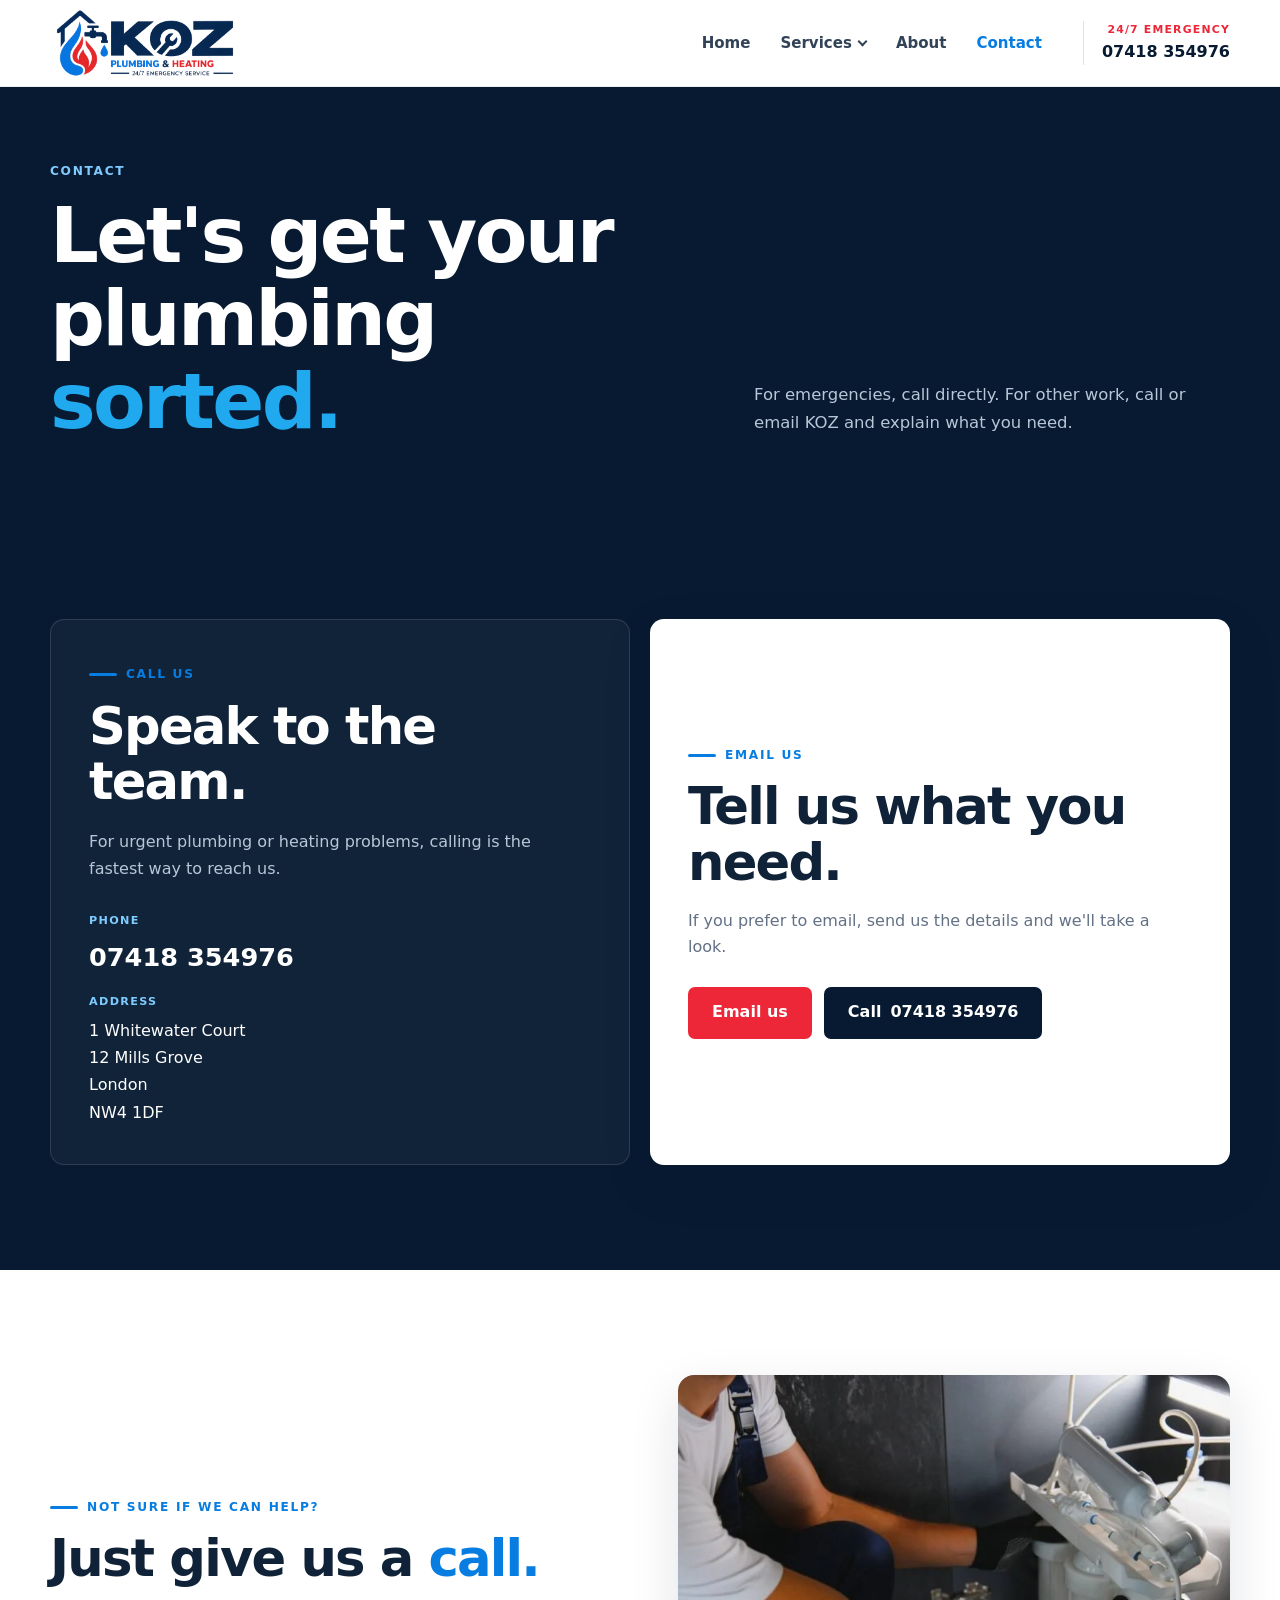
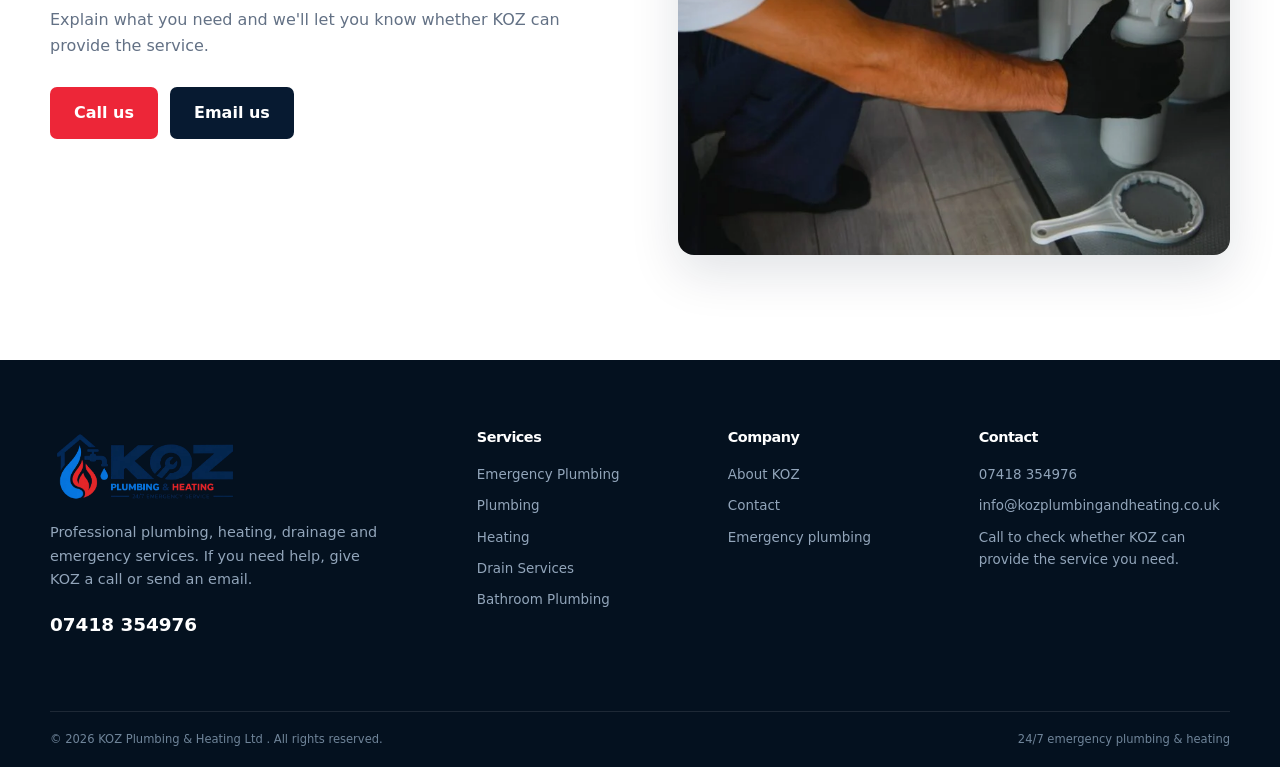
<file: contact.html>
<!DOCTYPE html>
<html lang="en-GB">
 <head>
  <meta charset="utf-8"/>
  <meta content="width=device-width, initial-scale=1" name="viewport"/>
  <meta content="#071a31" name="theme-color"/>
  <meta content="Contact us Plumbing &amp; Heating by phone or email for plumbing, heating, drainage and emergency services." name="description"/>
  <title>
   Contact us | KOZ Plumbing &amp; Heating
  </title>
  <link href="styles.css" rel="stylesheet"/>
     <link rel="icon" type="image/x-icon" href="assets/favicon.ico">
    <link rel="icon" type="image/png" sizes="32x32" href="assets/favicon-32.png">
    <link rel="icon" type="image/png" sizes="16x16" href="assets/favicon-16.png">
    <link rel="apple-touch-icon" sizes="180x180" href="assets/apple-touch-icon.png">
</head>
 <body>
  <header class="site-header">
   <div class="container header-inner">
    <a aria-label="KOZ Plumbing &amp; Heating home" class="brand" href="index.html">
     <img alt="KOZ Plumbing &amp; Heating logo" src="assets/koz-logo.png"/>
    </a>
    <input class="nav-toggle" id="nav-toggle-contact" type="checkbox"/>
    <label aria-expanded="false" aria-label="Open navigation" class="menu-toggle" for="nav-toggle-contact">
     <span>
     </span>
     <span>
     </span>
     <span>
     </span>
    </label>
    <nav aria-label="Primary navigation" class="main-nav">
     <a class="" href="index.html">
      Home
     </a>
     <details class="nav-dropdown">
      <summary aria-expanded="false">
       Services
       <span aria-hidden="true" class="chevron">
       </span>
      </summary>
      <div class="dropdown-menu">
       <a href="emergency.html">
        Emergency Plumbing
       </a>
       <a href="plumbing.html">
        Plumbing
       </a>
       <a href="heating.html">
        Heating
       </a>
       <a href="drains.html">
        Drain Services
       </a>
       <a href="bathrooms.html">
        Bathroom Plumbing
       </a>
      </div>
     </details>
     <a class="" href="about.html">
      About
     </a>
     <a class="active" href="contact.html">
      Contact
     </a>
    </nav>
    <a class="header-call" data-site-phone-link="" href="tel:07418354976">
     <span class="header-call-label">
      24/7 Emergency
     </span>
     <strong>
      <span data-site-phone="">
       07418 354976
      </span>
     </strong>
    </a>
   </div>
  </header>
  <main>
   <section class="page-hero">
    <div class="container page-hero-in">
     <div>
      <div class="crumb">
       Contact
      </div>
      <h1>
       Let's get your plumbing
       <span>
        sorted.
       </span>
      </h1>
     </div>
     <p>
      For emergencies, call directly. For other work, call or email KOZ and explain what you need.
     </p>
    </div>
   </section>
   <section class="section contact">
    <div class="container contact-grid">
     <div class="contact-card">
      <div class="eyebrow">
       Call us
      </div>
      <h2>
       Speak to the team.
      </h2>
      <p>
       For urgent plumbing or heating problems, calling is the fastest way to reach us.
      </p>
      <div class="contact-details">
       <span class="contact-label">
        Phone
       </span>
       <a data-site-phone-link="" href="tel:07418354976">
        <span data-site-phone="">
         07418 354976
        </span>
       </a>
       <span class="contact-label">
        Address
       </span>
       <address data-site-address="">
        1 Whitewater Court
        <br/>
        12 Mills Grove
        <br/>
        London
        <br/>
        NW4 1DF
       </address>
      </div>
     </div>
     <div class="contact-action">
      <div class="eyebrow">
       Email us
      </div>
      <h2>
       Tell us what you need.
      </h2>
      <p>
       If you prefer to email, send us the details and we'll take a look.
      </p>
      <div class="contact-buttons">
       <a class="btn primary" data-site-email-link="" href="mailto:info@kozplumbingandheating.co.uk">
        Email us
       </a>
       <a class="btn secondary" data-site-phone-link="" href="tel:07418354976">
        Call
        <span data-site-phone="">
         07418 354976
        </span>
       </a>
      </div>
     </div>
    </div>
   </section>
   <section class="section">
    <div class="container split">
     <div>
      <div class="eyebrow">
       Not sure if we can help?
      </div>
      <h2>
       Just give us a
       <em>
        call.
       </em>
      </h2>
      <p style="margin-top:20px;max-width:620px;">
       Explain what you need and we'll let you know whether KOZ can provide the service.
      </p>
      <div class="actions" style="margin-top:28px;">
       <a class="btn primary" data-site-phone-link="" href="tel:07418354976">
        Call us
       </a>
       <a class="btn secondary" data-site-email-link="" href="mailto:info@kozplumbingandheating.co.uk">
        Email us
       </a>
      </div>
     </div>
     <div aria-label="Professional plumber at work" class="photo plumb" role="img">
     </div>
    </div>
   </section>
  </main>
  <footer class="site-footer">
   <div class="container footer-main">
    <div class="footer-brand">
     <a aria-label="KOZ Plumbing &amp; Heating home" class="brand footer-logo" href="index.html">
      <img alt="KOZ Plumbing &amp; Heating logo" src="assets/koz-logo.png"/>
     </a>
     <p>
      Professional plumbing, heating, drainage and emergency services. If you need help, give KOZ a call or send an email.
     </p>
     <a class="footer-phone" data-site-phone-link="" href="tel:07418354976">
      <span data-site-phone="">
       07418 354976
      </span>
     </a>
    </div>
    <div class="footer-col">
     <h3>
      Services
     </h3>
     <a href="emergency.html">
      Emergency Plumbing
     </a>
     <a href="plumbing.html">
      Plumbing
     </a>
     <a href="heating.html">
      Heating
     </a>
     <a href="drains.html">
      Drain Services
     </a>
     <a href="bathrooms.html">
      Bathroom Plumbing
     </a>
    </div>
    <div class="footer-col">
     <h3>
      Company
     </h3>
     <a href="about.html">
      About KOZ
     </a>
     <a href="contact.html">
      Contact
     </a>
     <a href="emergency.html">
      Emergency plumbing
     </a>
    </div>
    <div class="footer-col footer-contact">
     <h3>
      Contact
     </h3>
     <a data-site-phone-link="" href="tel:07418354976">
      <span data-site-phone="">
       07418 354976
      </span>
     </a>
     <a data-site-email-link="" href="mailto:info@kozplumbingandheating.co.uk">
      <span data-site-email="">
       info@kozplumbingandheating.co.uk
      </span>
     </a>
     <span>
      Call to check whether KOZ can provide the service you need.
     </span>
    </div>
   </div>
   <div class="container footer-bottom">
    <span>
     &copy;
     <span data-current-year="">
      2026
     </span>
     <span data-site-company="">
      KOZ Plumbing &amp; Heating Ltd
     </span>
     . All rights reserved.
    </span>
    <span>
     24/7 emergency plumbing &amp; heating
    </span>
   </div>
  </footer>
  <div class="mobile-call-bar">
   <span>
    24/7 Emergency
    <strong>
     <span data-site-phone="">
      07418 354976
     </span>
    </strong>
   </span>
   <a data-site-phone-link="" href="tel:07418354976">
    Call us
   </a>
  </div>
  <script defer="" src="script.js">
  </script>
 </body>
</html>
</file>
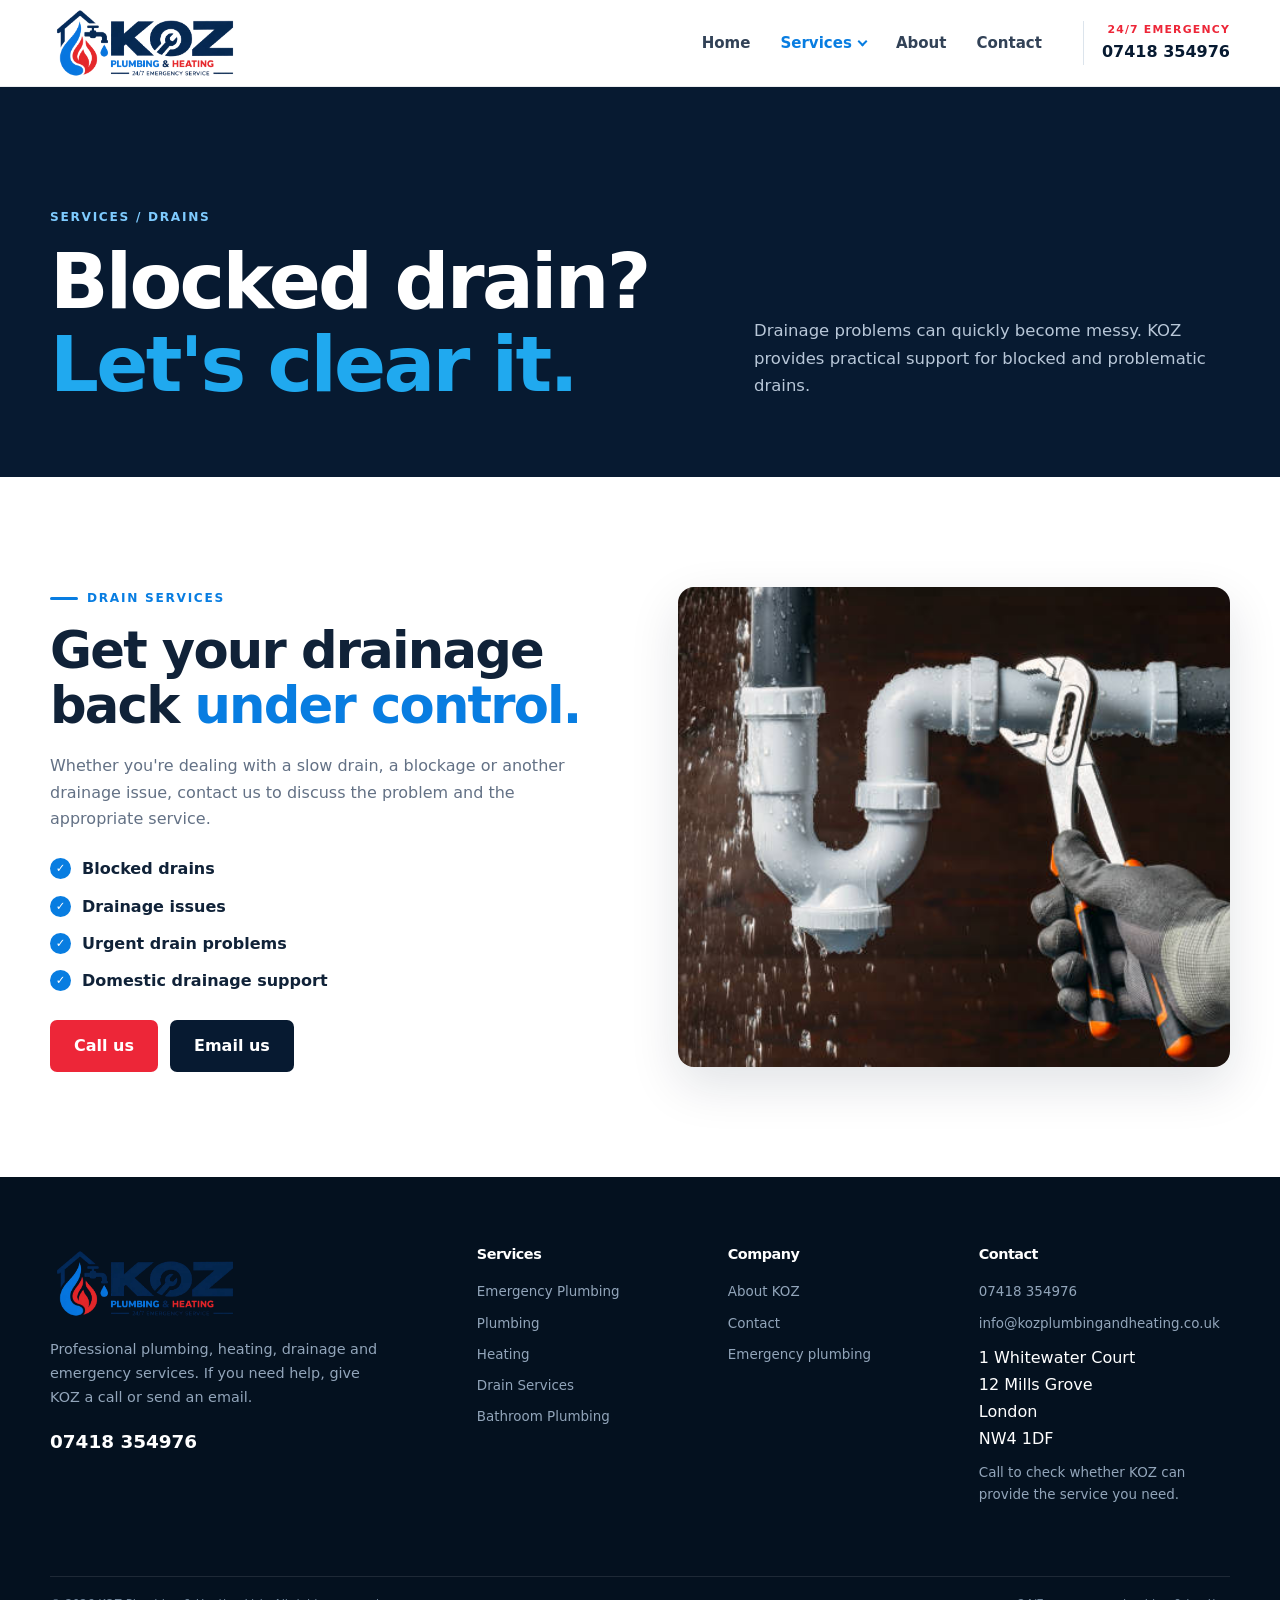
<file: drains.html>
<!DOCTYPE html>
<html lang="en-GB">
 <head>
  <meta charset="utf-8"/>
  <meta content="width=device-width, initial-scale=1" name="viewport"/>
  <meta content="#071a31" name="theme-color"/>
  <meta content="Professional blocked drain and drainage services from KOZ Plumbing &amp; Heating." name="description"/>
  <title>
   Drain Services | KOZ Plumbing &amp; Heating
  </title>
  <link href="styles.css" rel="stylesheet"/>
     <link rel="icon" type="image/x-icon" href="assets/favicon.ico">
    <link rel="icon" type="image/png" sizes="32x32" href="assets/favicon-32.png">
    <link rel="icon" type="image/png" sizes="16x16" href="assets/favicon-16.png">
    <link rel="apple-touch-icon" sizes="180x180" href="assets/apple-touch-icon.png">
</head>
 <body>
  <header class="site-header">
   <div class="container header-inner">
    <a aria-label="KOZ Plumbing &amp; Heating home" class="brand" href="index.html">
     <img alt="KOZ Plumbing &amp; Heating logo" src="assets/koz-logo.png"/>
    </a>
    <input class="nav-toggle" id="nav-toggle-drains" type="checkbox"/>
    <label aria-expanded="false" aria-label="Open navigation" class="menu-toggle" for="nav-toggle-drains">
     <span>
     </span>
     <span>
     </span>
     <span>
     </span>
    </label>
    <nav aria-label="Primary navigation" class="main-nav">
     <a class="" href="index.html">
      Home
     </a>
     <details class="nav-dropdown active">
      <summary aria-expanded="false">
       Services
       <span aria-hidden="true" class="chevron">
       </span>
      </summary>
      <div class="dropdown-menu">
       <a href="emergency.html">
        Emergency Plumbing
       </a>
       <a href="plumbing.html">
        Plumbing
       </a>
       <a href="heating.html">
        Heating
       </a>
       <a href="drains.html">
        Drain Services
       </a>
       <a href="bathrooms.html">
        Bathroom Plumbing
       </a>
      </div>
     </details>
     <a class="" href="about.html">
      About
     </a>
     <a class="" href="contact.html">
      Contact
     </a>
    </nav>
    <a class="header-call" data-site-phone-link="" href="tel:07418354976">
     <span class="header-call-label">
      24/7 Emergency
     </span>
     <strong>
      <span data-site-phone="">
       07418 354976
      </span>
     </strong>
    </a>
   </div>
  </header>
  <main>
   <section class="page-hero">
    <div class="container page-hero-in">
     <div>
      <div class="crumb">
       Services / Drains
      </div>
      <h1>
       Blocked drain?
       <span>
        Let's clear it.
       </span>
      </h1>
     </div>
     <p>
      Drainage problems can quickly become messy. KOZ provides practical support for blocked and problematic drains.
     </p>
    </div>
   </section>
   <section class="section">
    <div class="container content-grid">
     <div class="copy">
      <div class="eyebrow">
       Drain services
      </div>
      <h2>
       Get your drainage back
       <em>
        under control.
       </em>
      </h2>
      <p>
       Whether you're dealing with a slow drain, a blockage or another drainage issue, contact us to discuss the problem and the appropriate service.
      </p>
      <ul class="checks">
       <li>
        Blocked drains
       </li>
       <li>
        Drainage issues
       </li>
       <li>
        Urgent drain problems
       </li>
       <li>
        Domestic drainage support
       </li>
      </ul>
      <div class="actions" style="margin-top:25px;">
       <a class="btn primary" data-site-phone-link="" href="tel:07418354976">
        Call us
       </a>
       <a class="btn secondary" data-site-email-link="" href="mailto:info@kozplumbingandheating.co.uk">
        Email us
       </a>
      </div>
     </div>
     <div aria-label="Drainage and plumbing work" class="photo" role="img" style="background-image:url('assets/images/drain-pipe-work.jpg');">
     </div>
    </div>
   </section>
  </main>
  <footer class="site-footer">
   <div class="container footer-main">
    <div class="footer-brand">
     <a aria-label="KOZ Plumbing &amp; Heating home" class="brand footer-logo" href="index.html">
      <img alt="KOZ Plumbing &amp; Heating logo" src="assets/koz-logo.png"/>
     </a>
     <p>
      Professional plumbing, heating, drainage and emergency services. If you need help, give KOZ a call or send an email.
     </p>
     <a class="footer-phone" data-site-phone-link="" href="tel:07418354976">
      <span data-site-phone="">
       07418 354976
      </span>
     </a>
    </div>
    <div class="footer-col">
     <h3>
      Services
     </h3>
     <a href="emergency.html">
      Emergency Plumbing
     </a>
     <a href="plumbing.html">
      Plumbing
     </a>
     <a href="heating.html">
      Heating
     </a>
     <a href="drains.html">
      Drain Services
     </a>
     <a href="bathrooms.html">
      Bathroom Plumbing
     </a>
    </div>
    <div class="footer-col">
     <h3>
      Company
     </h3>
     <a href="about.html">
      About KOZ
     </a>
     <a href="contact.html">
      Contact
     </a>
     <a href="emergency.html">
      Emergency plumbing
     </a>
    </div>
    <div class="footer-col footer-contact">
     <h3>
      Contact
     </h3>
     <a data-site-phone-link="" href="tel:07418354976">
      <span data-site-phone="">
       07418 354976
      </span>
     </a>
     <a data-site-email-link="" href="mailto:info@kozplumbingandheating.co.uk">
      <span data-site-email="">
       info@kozplumbingandheating.co.uk
      </span>
     </a>
     <address class="footer-address" data-site-address="">
      1 Whitewater Court
      <br/>
      12 Mills Grove
      <br/>
      London
      <br/>
      NW4 1DF
     </address>
     <span>
      Call to check whether KOZ can provide the service you need.
     </span>
    </div>
   </div>
   <div class="container footer-bottom">
    <span>
     &copy;
     <span data-current-year="">
      2026
     </span>
     <span data-site-company="">
      KOZ Plumbing &amp; Heating Ltd
     </span>
     . All rights reserved.
    </span>
    <span>
     24/7 emergency plumbing &amp; heating
    </span>
   </div>
  </footer>
  <div class="mobile-call-bar">
   <span>
    24/7 Emergency
    <strong>
     <span data-site-phone="">
      07418 354976
     </span>
    </strong>
   </span>
   <a data-site-phone-link="" href="tel:07418354976">
    Call us
   </a>
  </div>
  <script defer="" src="script.js">
  </script>
 </body>
</html>
</file>
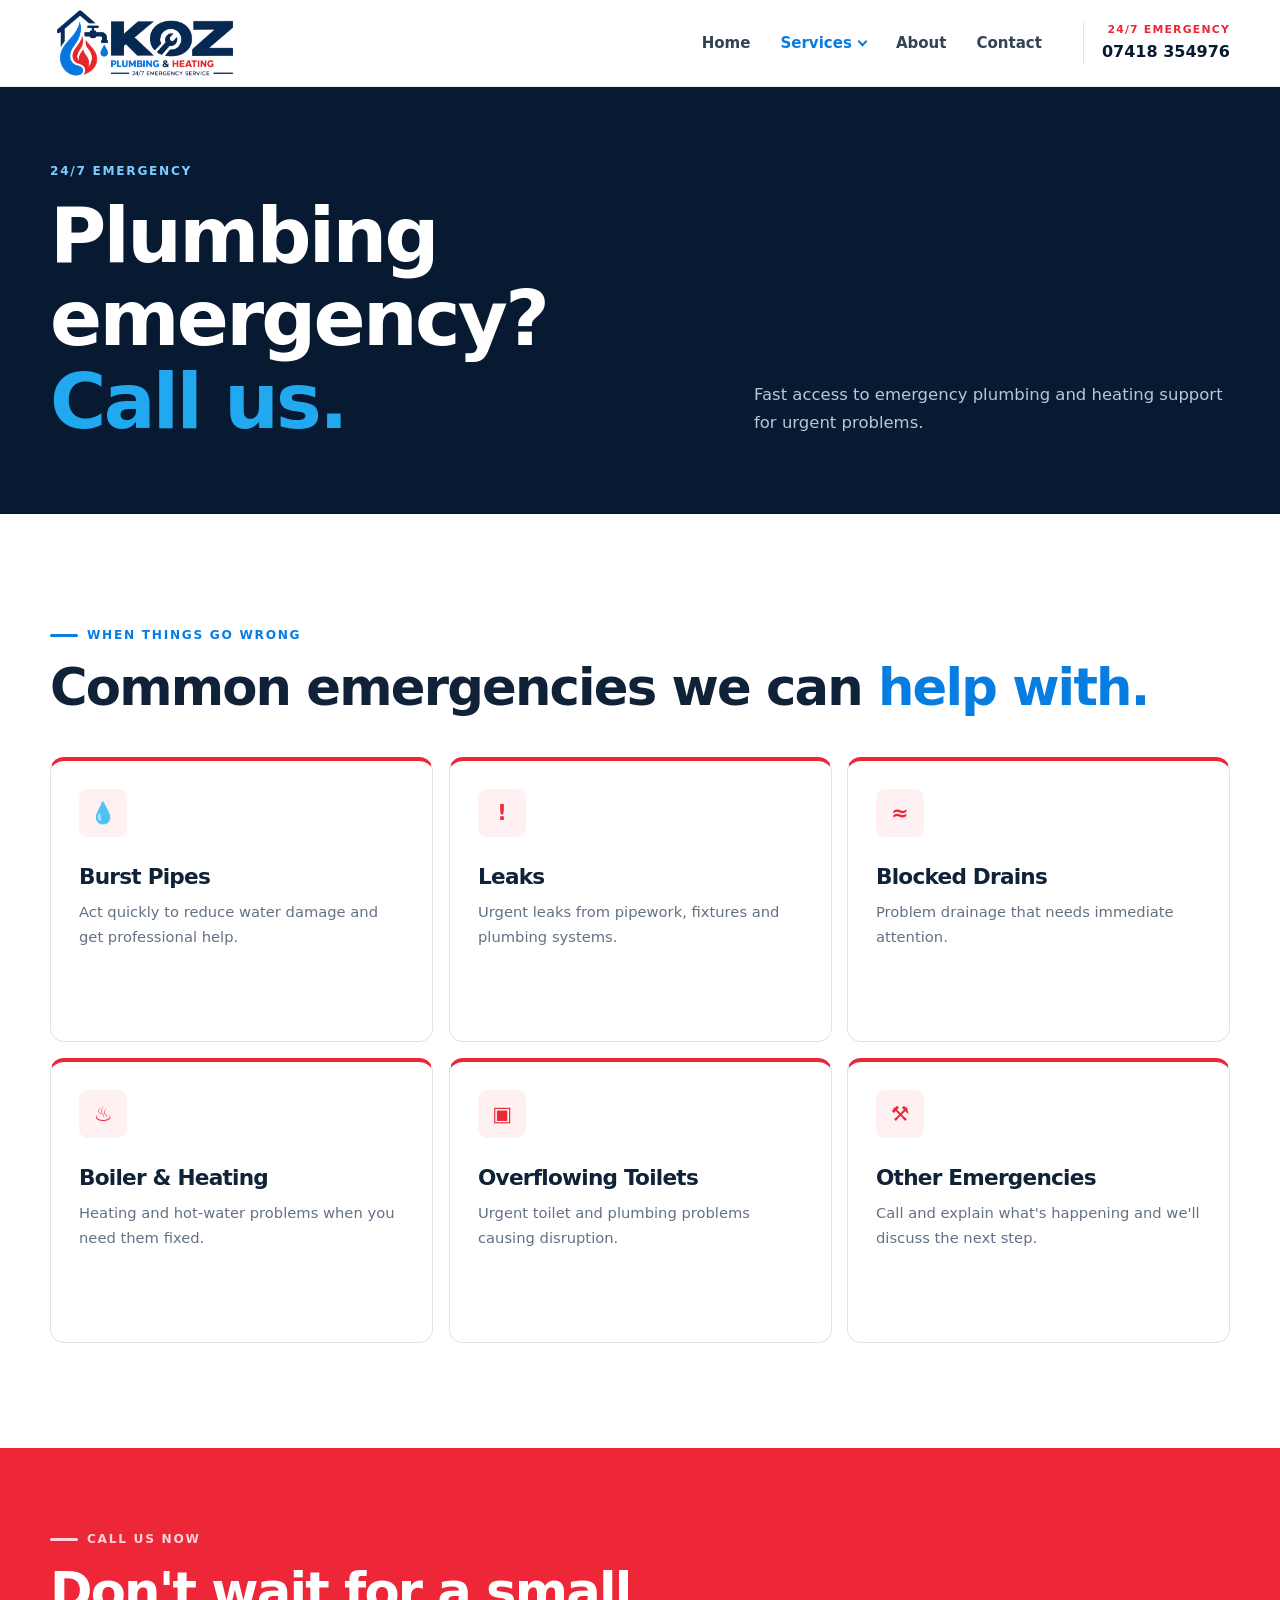
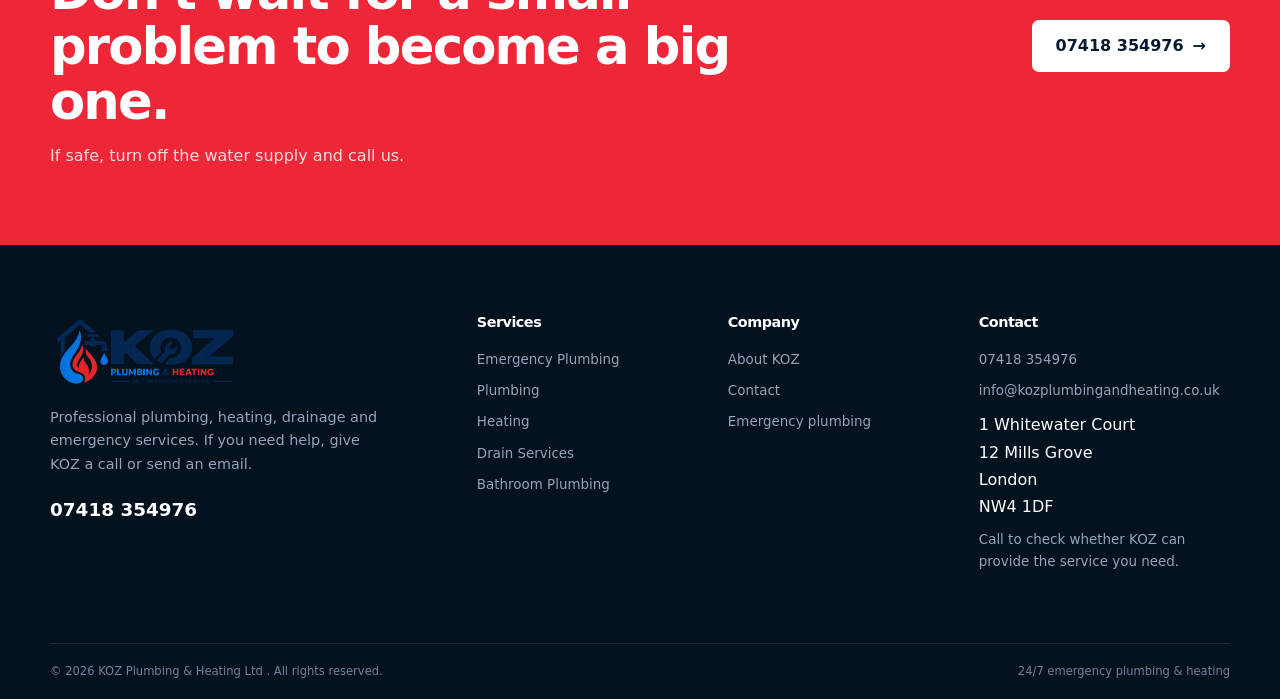
<file: emergency.html>
<!DOCTYPE html>
<html lang="en-GB">
 <head>
  <meta charset="utf-8"/>
  <meta content="width=device-width, initial-scale=1" name="viewport"/>
  <meta content="#071a31" name="theme-color"/>
  <meta content="24/7 emergency plumbing and heating support from KOZ Plumbing &amp; Heating." name="description"/>
  <title>
   Emergency Plumbing | KOZ Plumbing &amp; Heating
  </title>
  <link href="styles.css" rel="stylesheet"/>
     <link rel="icon" type="image/x-icon" href="assets/favicon.ico">
    <link rel="icon" type="image/png" sizes="32x32" href="assets/favicon-32.png">
    <link rel="icon" type="image/png" sizes="16x16" href="assets/favicon-16.png">
    <link rel="apple-touch-icon" sizes="180x180" href="assets/apple-touch-icon.png">
</head>
 <body>
  <header class="site-header">
   <div class="container header-inner">
    <a aria-label="KOZ Plumbing &amp; Heating home" class="brand" href="index.html">
     <img alt="KOZ Plumbing &amp; Heating logo" src="assets/koz-logo.png"/>
    </a>
    <input class="nav-toggle" id="nav-toggle-emergency" type="checkbox"/>
    <label aria-expanded="false" aria-label="Open navigation" class="menu-toggle" for="nav-toggle-emergency">
     <span>
     </span>
     <span>
     </span>
     <span>
     </span>
    </label>
    <nav aria-label="Primary navigation" class="main-nav">
     <a class="" href="index.html">
      Home
     </a>
     <details class="nav-dropdown active">
      <summary aria-expanded="false">
       Services
       <span aria-hidden="true" class="chevron">
       </span>
      </summary>
      <div class="dropdown-menu">
       <a href="emergency.html">
        Emergency Plumbing
       </a>
       <a href="plumbing.html">
        Plumbing
       </a>
       <a href="heating.html">
        Heating
       </a>
       <a href="drains.html">
        Drain Services
       </a>
       <a href="bathrooms.html">
        Bathroom Plumbing
       </a>
      </div>
     </details>
     <a class="" href="about.html">
      About
     </a>
     <a class="" href="contact.html">
      Contact
     </a>
    </nav>
    <a class="header-call" data-site-phone-link="" href="tel:07418354976">
     <span class="header-call-label">
      24/7 Emergency
     </span>
     <strong>
      <span data-site-phone="">
       07418 354976
      </span>
     </strong>
    </a>
   </div>
  </header>
  <main>
   <section class="page-hero">
    <div class="container page-hero-in">
     <div>
      <div class="crumb">
       24/7 Emergency
      </div>
      <h1>
       Plumbing emergency?
       <span>
        Call us.
       </span>
      </h1>
     </div>
     <p>
      Fast access to emergency plumbing and heating support for urgent problems.
     </p>
    </div>
   </section>
   <section class="section">
    <div class="container">
     <div class="section-head">
      <div>
       <div class="eyebrow">
        When things go wrong
       </div>
       <h2>
        Common emergencies we can
        <em>
         help with.
        </em>
       </h2>
      </div>
     </div>
     <div class="services">
      <article class="service emergency">
       <div class="svc-icon">
        💧
       </div>
       <h3>
        Burst Pipes
       </h3>
       <p>
        Act quickly to reduce water damage and get professional help.
       </p>
      </article>
      <article class="service emergency">
       <div class="svc-icon">
        !
       </div>
       <h3>
        Leaks
       </h3>
       <p>
        Urgent leaks from pipework, fixtures and plumbing systems.
       </p>
      </article>
      <article class="service emergency">
       <div class="svc-icon">
        &asymp;
       </div>
       <h3>
        Blocked Drains
       </h3>
       <p>
        Problem drainage that needs immediate attention.
       </p>
      </article>
      <article class="service emergency">
       <div class="svc-icon">
        ♨
       </div>
       <h3>
        Boiler &amp; Heating
       </h3>
       <p>
        Heating and hot-water problems when you need them fixed.
       </p>
      </article>
      <article class="service emergency">
       <div class="svc-icon">
        ▣
       </div>
       <h3>
        Overflowing Toilets
       </h3>
       <p>
        Urgent toilet and plumbing problems causing disruption.
       </p>
      </article>
      <article class="service emergency">
       <div class="svc-icon">
        ⚒
       </div>
       <h3>
        Other Emergencies
       </h3>
       <p>
        Call and explain what's happening and we'll discuss the next step.
       </p>
      </article>
     </div>
    </div>
   </section>
   <section class="emergency-band">
    <div class="container emergency-in">
     <div>
      <div class="eyebrow">
       Call us now
      </div>
      <h2>
       Don't wait for a small problem to become a big one.
      </h2>
      <p>
       If safe, turn off the water supply and call us.
      </p>
     </div>
     <a class="btn white-btn" data-site-phone-link="" href="tel:07418354976">
      <span data-site-phone="">
       07418 354976
      </span>
      &rarr;
     </a>
    </div>
   </section>
  </main>
  <footer class="site-footer">
   <div class="container footer-main">
    <div class="footer-brand">
     <a aria-label="KOZ Plumbing &amp; Heating home" class="brand footer-logo" href="index.html">
      <img alt="KOZ Plumbing &amp; Heating logo" src="assets/koz-logo.png"/>
     </a>
     <p>
      Professional plumbing, heating, drainage and emergency services. If you need help, give KOZ a call or send an email.
     </p>
     <a class="footer-phone" data-site-phone-link="" href="tel:07418354976">
      <span data-site-phone="">
       07418 354976
      </span>
     </a>
    </div>
    <div class="footer-col">
     <h3>
      Services
     </h3>
     <a href="emergency.html">
      Emergency Plumbing
     </a>
     <a href="plumbing.html">
      Plumbing
     </a>
     <a href="heating.html">
      Heating
     </a>
     <a href="drains.html">
      Drain Services
     </a>
     <a href="bathrooms.html">
      Bathroom Plumbing
     </a>
    </div>
    <div class="footer-col">
     <h3>
      Company
     </h3>
     <a href="about.html">
      About KOZ
     </a>
     <a href="contact.html">
      Contact
     </a>
     <a href="emergency.html">
      Emergency plumbing
     </a>
    </div>
    <div class="footer-col footer-contact">
     <h3>
      Contact
     </h3>
     <a data-site-phone-link="" href="tel:07418354976">
      <span data-site-phone="">
       07418 354976
      </span>
     </a>
     <a data-site-email-link="" href="mailto:info@kozplumbingandheating.co.uk">
      <span data-site-email="">
       info@kozplumbingandheating.co.uk
      </span>
     </a>
     <address class="footer-address" data-site-address="">
      1 Whitewater Court
      <br/>
      12 Mills Grove
      <br/>
      London
      <br/>
      NW4 1DF
     </address>
     <span>
      Call to check whether KOZ can provide the service you need.
     </span>
    </div>
   </div>
   <div class="container footer-bottom">
    <span>
     &copy;
     <span data-current-year="">
      2026
     </span>
     <span data-site-company="">
      KOZ Plumbing &amp; Heating Ltd
     </span>
     . All rights reserved.
    </span>
    <span>
     24/7 emergency plumbing &amp; heating
    </span>
   </div>
  </footer>
  <div class="mobile-call-bar">
   <span>
    24/7 Emergency
    <strong>
     <span data-site-phone="">
      07418 354976
     </span>
    </strong>
   </span>
   <a data-site-phone-link="" href="tel:07418354976">
    Call us
   </a>
  </div>
  <script defer="" src="script.js">
  </script>
 </body>
</html>
</file>
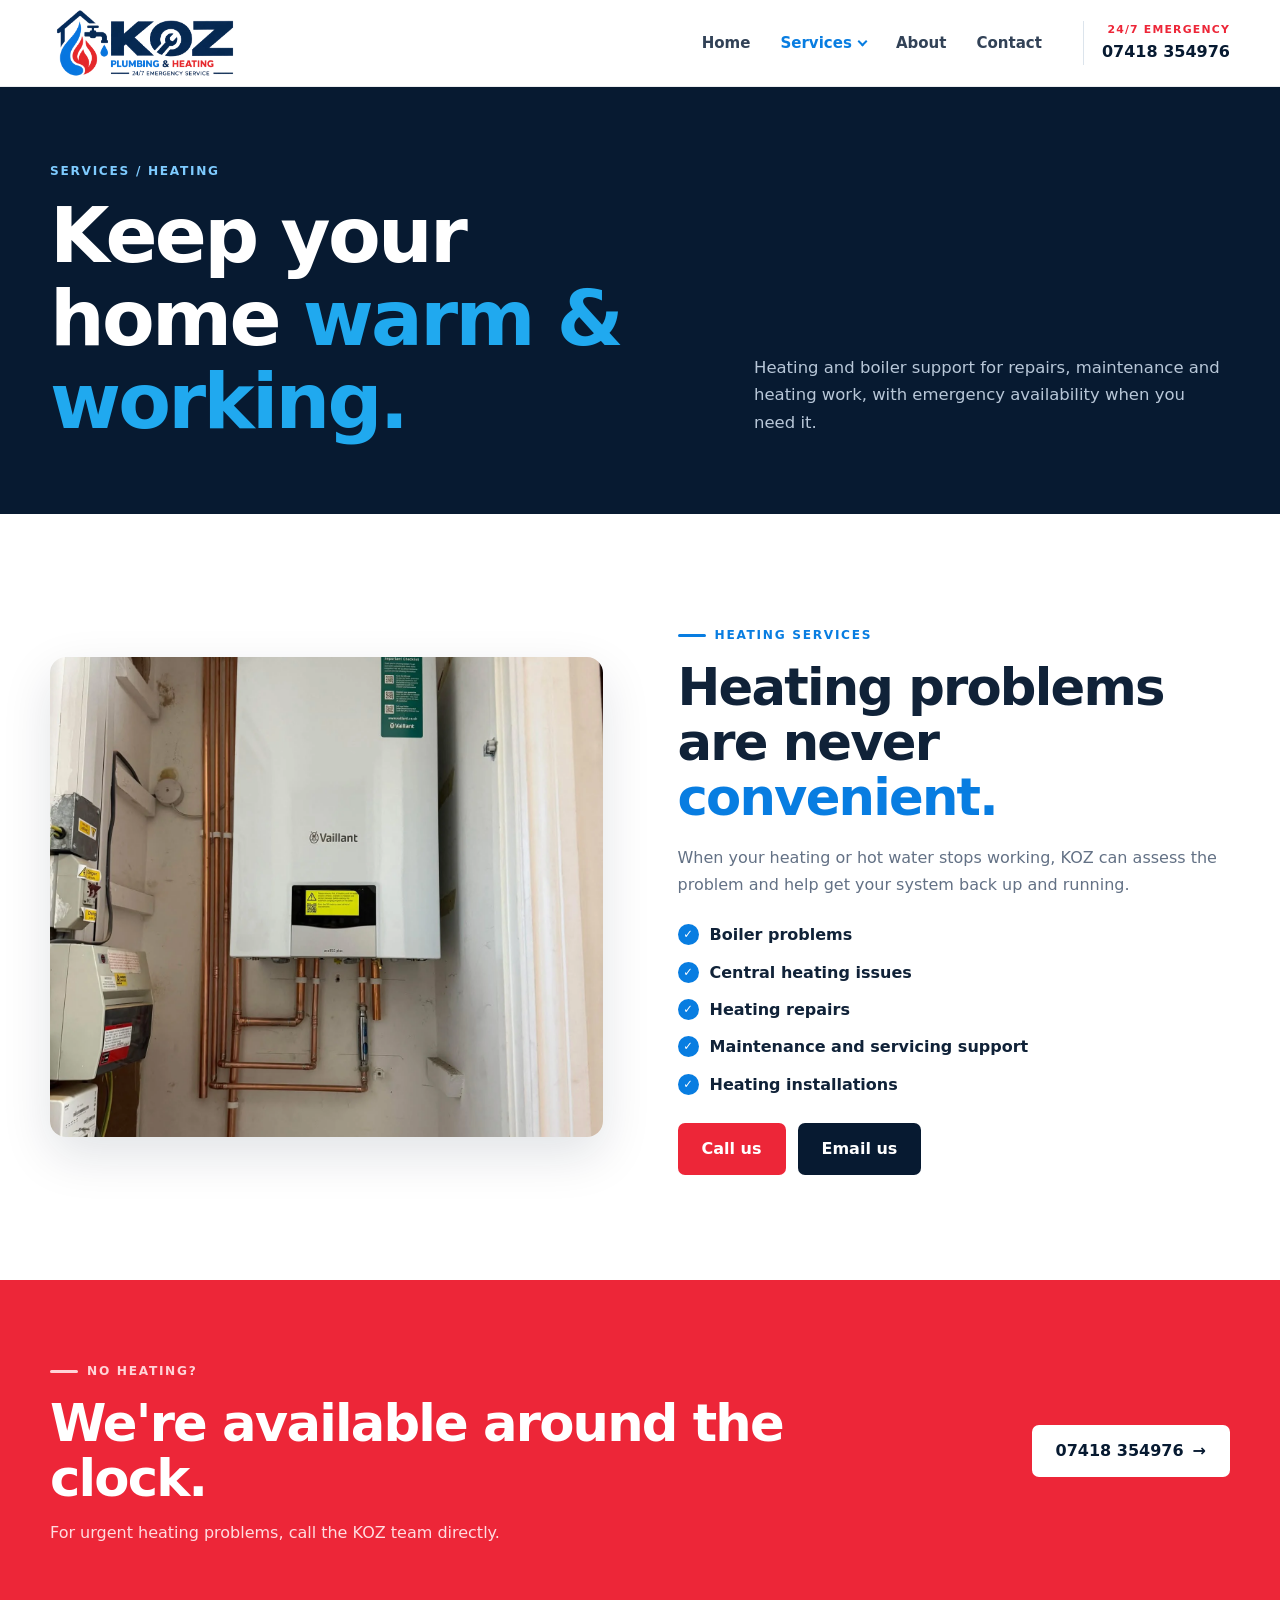
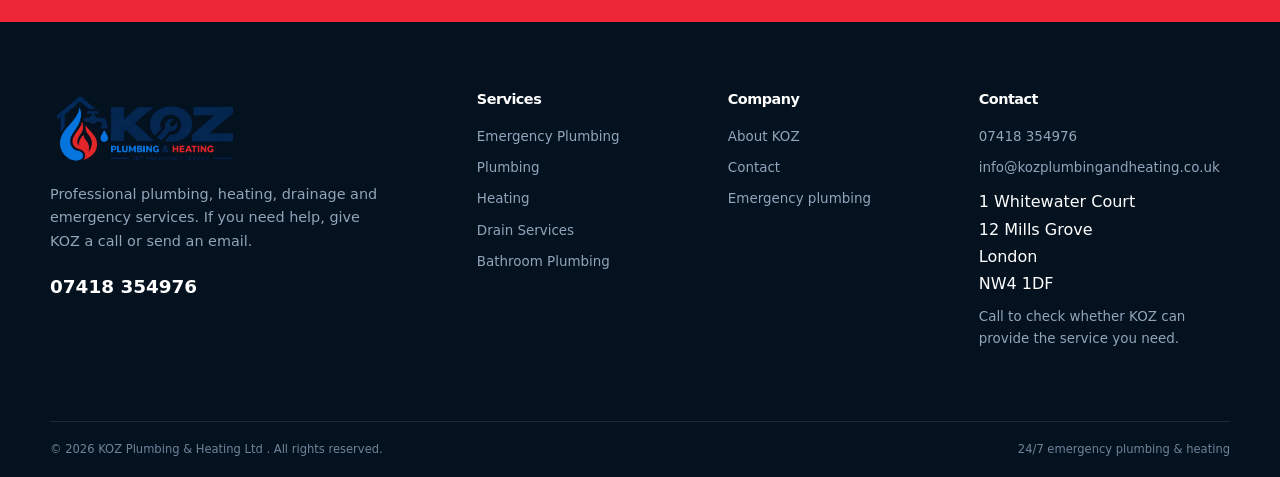
<file: heating.html>
<!DOCTYPE html>
<html lang="en-GB">
 <head>
  <meta charset="utf-8"/>
  <meta content="width=device-width, initial-scale=1" name="viewport"/>
  <meta content="#071a31" name="theme-color"/>
  <meta content="Heating, boiler, central heating and hot-water support from KOZ Plumbing &amp; Heating." name="description"/>
  <title>
   Heating Services | KOZ Plumbing &amp; Heating
  </title>
  <link href="styles.css" rel="stylesheet"/>
     <link rel="icon" type="image/x-icon" href="assets/favicon.ico">
    <link rel="icon" type="image/png" sizes="32x32" href="assets/favicon-32.png">
    <link rel="icon" type="image/png" sizes="16x16" href="assets/favicon-16.png">
    <link rel="apple-touch-icon" sizes="180x180" href="assets/apple-touch-icon.png">
</head>
 <body>
  <header class="site-header">
   <div class="container header-inner">
    <a aria-label="KOZ Plumbing &amp; Heating home" class="brand" href="index.html">
     <img alt="KOZ Plumbing &amp; Heating logo" src="assets/koz-logo.png"/>
    </a>
    <input class="nav-toggle" id="nav-toggle-heating" type="checkbox"/>
    <label aria-expanded="false" aria-label="Open navigation" class="menu-toggle" for="nav-toggle-heating">
     <span>
     </span>
     <span>
     </span>
     <span>
     </span>
    </label>
    <nav aria-label="Primary navigation" class="main-nav">
     <a class="" href="index.html">
      Home
     </a>
     <details class="nav-dropdown active">
      <summary aria-expanded="false">
       Services
       <span aria-hidden="true" class="chevron">
       </span>
      </summary>
      <div class="dropdown-menu">
       <a href="emergency.html">
        Emergency Plumbing
       </a>
       <a href="plumbing.html">
        Plumbing
       </a>
       <a href="heating.html">
        Heating
       </a>
       <a href="drains.html">
        Drain Services
       </a>
       <a href="bathrooms.html">
        Bathroom Plumbing
       </a>
      </div>
     </details>
     <a class="" href="about.html">
      About
     </a>
     <a class="" href="contact.html">
      Contact
     </a>
    </nav>
    <a class="header-call" data-site-phone-link="" href="tel:07418354976">
     <span class="header-call-label">
      24/7 Emergency
     </span>
     <strong>
      <span data-site-phone="">
       07418 354976
      </span>
     </strong>
    </a>
   </div>
  </header>
  <main>
   <section class="page-hero">
    <div class="container page-hero-in">
     <div>
      <div class="crumb">
       Services / Heating
      </div>
      <h1>
       Keep your home
       <span>
        warm &amp; working.
       </span>
      </h1>
     </div>
     <p>
      Heating and boiler support for repairs, maintenance and heating work, with emergency availability when you need it.
     </p>
    </div>
   </section>
   <section class="section">
    <div class="container split">
     <div aria-label="Heating and boiler equipment" class="photo heating" role="img">
     </div>
     <div class="copy">
      <div class="eyebrow">
       Heating services
      </div>
      <h2>
       Heating problems are never
       <em>
        convenient.
       </em>
      </h2>
      <p>
       When your heating or hot water stops working, KOZ can assess the problem and help get your system back up and running.
      </p>
      <ul class="checks">
       <li>
        Boiler problems
       </li>
       <li>
        Central heating issues
       </li>
       <li>
        Heating repairs
       </li>
       <li>
        Maintenance and servicing support
       </li>
       <li>
        Heating installations
       </li>
      </ul>
      <div class="actions" style="margin-top:25px;">
       <a class="btn primary" data-site-phone-link="" href="tel:07418354976">
        Call us
       </a>
       <a class="btn secondary" data-site-email-link="" href="mailto:info@kozplumbingandheating.co.uk">
        Email us
       </a>
      </div>
     </div>
    </div>
   </section>
   <section class="emergency-band">
    <div class="container emergency-in">
     <div>
      <div class="eyebrow">
       No heating?
      </div>
      <h2>
       We're available around the clock.
      </h2>
      <p>
       For urgent heating problems, call the KOZ team directly.
      </p>
     </div>
     <a class="btn white-btn" data-site-phone-link="" href="tel:07418354976">
      <span data-site-phone="">
       07418 354976
      </span>
      &rarr;
     </a>
    </div>
   </section>
  </main>
  <footer class="site-footer">
   <div class="container footer-main">
    <div class="footer-brand">
     <a aria-label="KOZ Plumbing &amp; Heating home" class="brand footer-logo" href="index.html">
      <img alt="KOZ Plumbing &amp; Heating logo" src="assets/koz-logo.png"/>
     </a>
     <p>
      Professional plumbing, heating, drainage and emergency services. If you need help, give KOZ a call or send an email.
     </p>
     <a class="footer-phone" data-site-phone-link="" href="tel:07418354976">
      <span data-site-phone="">
       07418 354976
      </span>
     </a>
    </div>
    <div class="footer-col">
     <h3>
      Services
     </h3>
     <a href="emergency.html">
      Emergency Plumbing
     </a>
     <a href="plumbing.html">
      Plumbing
     </a>
     <a href="heating.html">
      Heating
     </a>
     <a href="drains.html">
      Drain Services
     </a>
     <a href="bathrooms.html">
      Bathroom Plumbing
     </a>
    </div>
    <div class="footer-col">
     <h3>
      Company
     </h3>
     <a href="about.html">
      About KOZ
     </a>
     <a href="contact.html">
      Contact
     </a>
     <a href="emergency.html">
      Emergency plumbing
     </a>
    </div>
    <div class="footer-col footer-contact">
     <h3>
      Contact
     </h3>
     <a data-site-phone-link="" href="tel:07418354976">
      <span data-site-phone="">
       07418 354976
      </span>
     </a>
     <a data-site-email-link="" href="mailto:info@kozplumbingandheating.co.uk">
      <span data-site-email="">
       info@kozplumbingandheating.co.uk
      </span>
     </a>
     <address class="footer-address" data-site-address="">
      1 Whitewater Court
      <br/>
      12 Mills Grove
      <br/>
      London
      <br/>
      NW4 1DF
     </address>
     <span>
      Call to check whether KOZ can provide the service you need.
     </span>
    </div>
   </div>
   <div class="container footer-bottom">
    <span>
     &copy;
     <span data-current-year="">
      2026
     </span>
     <span data-site-company="">
      KOZ Plumbing &amp; Heating Ltd
     </span>
     . All rights reserved.
    </span>
    <span>
     24/7 emergency plumbing &amp; heating
    </span>
   </div>
  </footer>
  <div class="mobile-call-bar">
   <span>
    24/7 Emergency
    <strong>
     <span data-site-phone="">
      07418 354976
     </span>
    </strong>
   </span>
   <a data-site-phone-link="" href="tel:07418354976">
    Call us
   </a>
  </div>
  <script defer="" src="script.js">
  </script>
 </body>
</html>
</file>
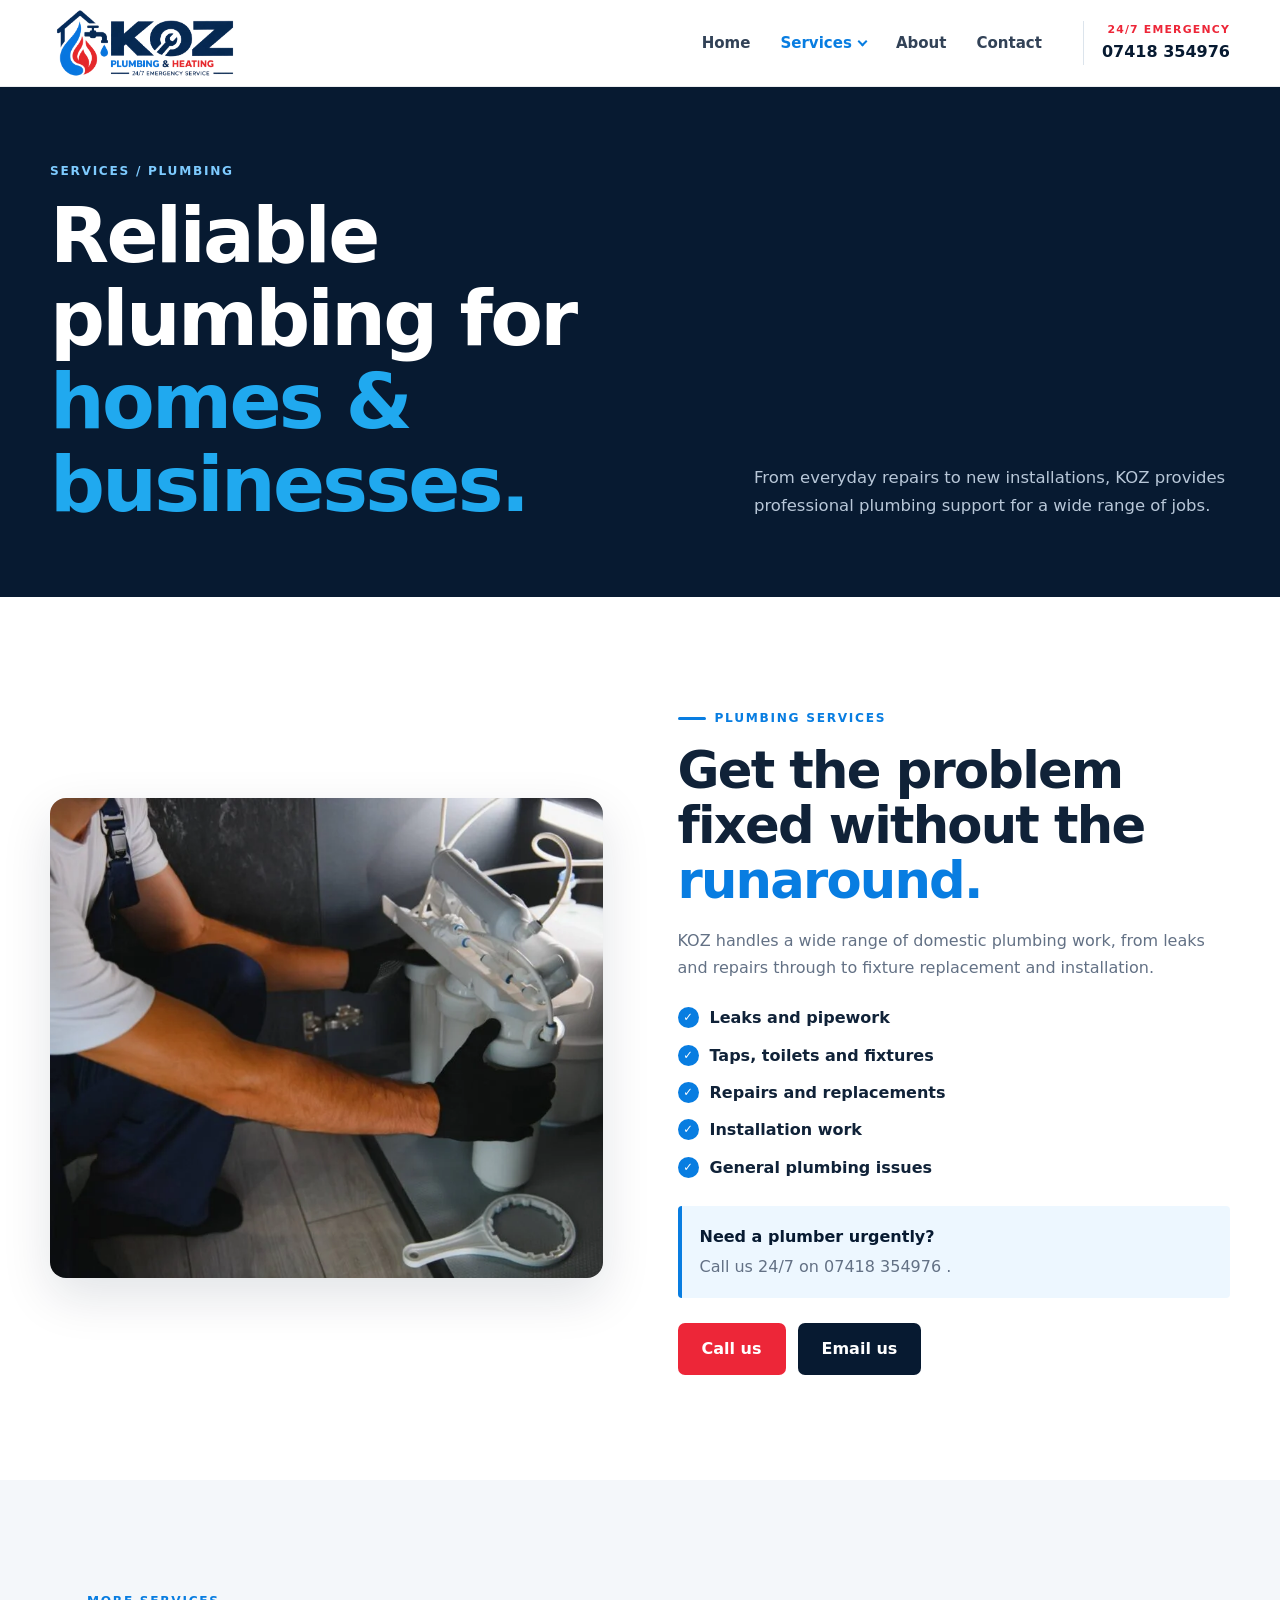
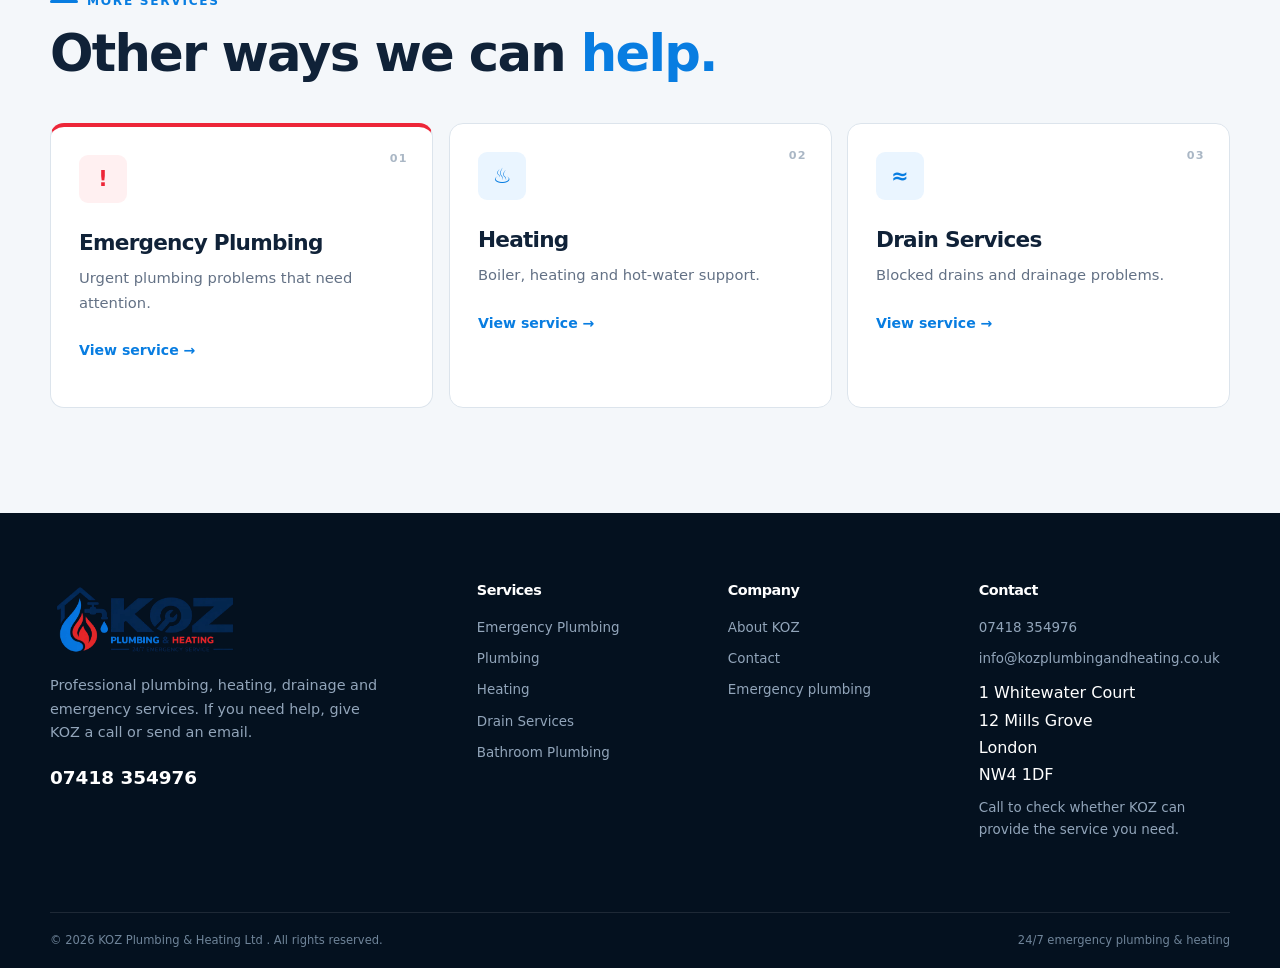
<file: plumbing.html>
<!DOCTYPE html>
<html lang="en-GB">
 <head>
  <meta charset="utf-8"/>
  <meta content="width=device-width, initial-scale=1" name="viewport"/>
  <meta content="#071a31" name="theme-color"/>
  <meta content="Professional plumbing repairs, replacements, pipework, fixtures and installation services from KOZ Plumbing &amp; Heating." name="description"/>
  <title>
   Plumbing Services | KOZ Plumbing &amp; Heating
  </title>
  <link href="styles.css" rel="stylesheet"/>
     <link rel="icon" type="image/x-icon" href="assets/favicon.ico">
    <link rel="icon" type="image/png" sizes="32x32" href="assets/favicon-32.png">
    <link rel="icon" type="image/png" sizes="16x16" href="assets/favicon-16.png">
    <link rel="apple-touch-icon" sizes="180x180" href="assets/apple-touch-icon.png">
</head>
 <body>
  <header class="site-header">
   <div class="container header-inner">
    <a aria-label="KOZ Plumbing &amp; Heating home" class="brand" href="index.html">
     <img alt="KOZ Plumbing &amp; Heating logo" src="assets/koz-logo.png"/>
    </a>
    <input class="nav-toggle" id="nav-toggle-plumbing" type="checkbox"/>
    <label aria-expanded="false" aria-label="Open navigation" class="menu-toggle" for="nav-toggle-plumbing">
     <span>
     </span>
     <span>
     </span>
     <span>
     </span>
    </label>
    <nav aria-label="Primary navigation" class="main-nav">
     <a class="" href="index.html">
      Home
     </a>
     <details class="nav-dropdown active">
      <summary aria-expanded="false">
       Services
       <span aria-hidden="true" class="chevron">
       </span>
      </summary>
      <div class="dropdown-menu">
       <a href="emergency.html">
        Emergency Plumbing
       </a>
       <a href="plumbing.html">
        Plumbing
       </a>
       <a href="heating.html">
        Heating
       </a>
       <a href="drains.html">
        Drain Services
       </a>
       <a href="bathrooms.html">
        Bathroom Plumbing
       </a>
      </div>
     </details>
     <a class="" href="about.html">
      About
     </a>
     <a class="" href="contact.html">
      Contact
     </a>
    </nav>
    <a class="header-call" data-site-phone-link="" href="tel:07418354976">
     <span class="header-call-label">
      24/7 Emergency
     </span>
     <strong>
      <span data-site-phone="">
       07418 354976
      </span>
     </strong>
    </a>
   </div>
  </header>
  <main>
   <section class="page-hero">
    <div class="container page-hero-in">
     <div>
      <div class="crumb">
       Services / Plumbing
      </div>
      <h1>
       Reliable plumbing for
       <span>
        homes &amp; businesses.
       </span>
      </h1>
     </div>
     <p>
      From everyday repairs to new installations, KOZ provides professional plumbing support for a wide range of jobs.
     </p>
    </div>
   </section>
   <section class="section">
    <div class="container content-grid">
     <div aria-label="Professional plumbing tools and equipment" class="photo plumb" role="img">
     </div>
     <div class="copy">
      <div class="eyebrow">
       Plumbing services
      </div>
      <h2>
       Get the problem fixed without the
       <em>
        runaround.
       </em>
      </h2>
      <p>
       KOZ handles a wide range of domestic plumbing work, from leaks and repairs through to fixture replacement and installation.
      </p>
      <ul class="checks">
       <li>
        Leaks and pipework
       </li>
       <li>
        Taps, toilets and fixtures
       </li>
       <li>
        Repairs and replacements
       </li>
       <li>
        Installation work
       </li>
       <li>
        General plumbing issues
       </li>
      </ul>
      <div class="callout">
       <strong>
        Need a plumber urgently?
       </strong>
       <span>
        Call us 24/7 on
        <a data-site-phone-link="" href="tel:07418354976">
         <span data-site-phone="">
          07418 354976
         </span>
        </a>
        .
       </span>
      </div>
      <div class="actions">
       <a class="btn primary" data-site-phone-link="" href="tel:07418354976">
        Call us
       </a>
       <a class="btn secondary" data-site-email-link="" href="mailto:info@kozplumbingandheating.co.uk">
        Email us
       </a>
      </div>
     </div>
    </div>
   </section>
   <section class="section gray">
    <div class="container">
     <div class="section-head">
      <div>
       <div class="eyebrow">
        More services
       </div>
       <h2>
        Other ways we can
        <em>
         help.
        </em>
       </h2>
      </div>
     </div>
     <div class="services">
      <article class="service emergency">
       <span class="num">
        01
       </span>
       <div class="svc-icon">
        !
       </div>
       <h3>
        Emergency Plumbing
       </h3>
       <p>
        Urgent plumbing problems that need attention.
       </p>
       <a href="emergency.html">
        View service &rarr;
       </a>
      </article>
      <article class="service">
       <span class="num">
        02
       </span>
       <div class="svc-icon">
        ♨
       </div>
       <h3>
        Heating
       </h3>
       <p>
        Boiler, heating and hot-water support.
       </p>
       <a href="heating.html">
        View service &rarr;
       </a>
      </article>
      <article class="service">
       <span class="num">
        03
       </span>
       <div class="svc-icon">
        &asymp;
       </div>
       <h3>
        Drain Services
       </h3>
       <p>
        Blocked drains and drainage problems.
       </p>
       <a href="drains.html">
        View service &rarr;
       </a>
      </article>
     </div>
    </div>
   </section>
  </main>
  <footer class="site-footer">
   <div class="container footer-main">
    <div class="footer-brand">
     <a aria-label="KOZ Plumbing &amp; Heating home" class="brand footer-logo" href="index.html">
      <img alt="KOZ Plumbing &amp; Heating logo" src="assets/koz-logo.png"/>
     </a>
     <p>
      Professional plumbing, heating, drainage and emergency services. If you need help, give KOZ a call or send an email.
     </p>
     <a class="footer-phone" data-site-phone-link="" href="tel:07418354976">
      <span data-site-phone="">
       07418 354976
      </span>
     </a>
    </div>
    <div class="footer-col">
     <h3>
      Services
     </h3>
     <a href="emergency.html">
      Emergency Plumbing
     </a>
     <a href="plumbing.html">
      Plumbing
     </a>
     <a href="heating.html">
      Heating
     </a>
     <a href="drains.html">
      Drain Services
     </a>
     <a href="bathrooms.html">
      Bathroom Plumbing
     </a>
    </div>
    <div class="footer-col">
     <h3>
      Company
     </h3>
     <a href="about.html">
      About KOZ
     </a>
     <a href="contact.html">
      Contact
     </a>
     <a href="emergency.html">
      Emergency plumbing
     </a>
    </div>
    <div class="footer-col footer-contact">
     <h3>
      Contact
     </h3>
     <a data-site-phone-link="" href="tel:07418354976">
      <span data-site-phone="">
       07418 354976
      </span>
     </a>
     <a data-site-email-link="" href="mailto:info@kozplumbingandheating.co.uk">
      <span data-site-email="">
       info@kozplumbingandheating.co.uk
      </span>
     </a>
     <address class="footer-address" data-site-address="">
      1 Whitewater Court
      <br/>
      12 Mills Grove
      <br/>
      London
      <br/>
      NW4 1DF
     </address>
     <span>
      Call to check whether KOZ can provide the service you need.
     </span>
    </div>
   </div>
   <div class="container footer-bottom">
    <span>
     &copy;
     <span data-current-year="">
      2026
     </span>
     <span data-site-company="">
      KOZ Plumbing &amp; Heating Ltd
     </span>
     . All rights reserved.
    </span>
    <span>
     24/7 emergency plumbing &amp; heating
    </span>
   </div>
  </footer>
  <div class="mobile-call-bar">
   <span>
    24/7 Emergency
    <strong>
     <span data-site-phone="">
      07418 354976
     </span>
    </strong>
   </span>
   <a data-site-phone-link="" href="tel:07418354976">
    Call us
   </a>
  </div>
  <script defer="" src="script.js">
  </script>
 </body>
</html>
</file>
<file: styles.css>
/* =========================================================
   KOZ PLUMBING & HEATING
   Main stylesheet — shared by every page.
   ========================================================= */

:root {
  --navy: #071a31;
  --navy-dark: #04111f;
  --navy-soft: #0b2747;
  --blue: #087de1;
  --blue-bright: #20a9ef;
  --red: #ed2638;
  --red-dark: #c91b2c;
  --ink: #102238;
  --muted: #637185;
  --line: #dce4ec;
  --surface: #f4f7fa;
  --white: #ffffff;
  --shadow: 0 18px 50px rgba(7, 26, 49, 0.12);
  --radius: 14px;
  --container: 1180px;
}

* { box-sizing: border-box; }
html { scroll-behavior: smooth; }
body {
  margin: 0;
  font-family: Inter, ui-sans-serif, system-ui, -apple-system, BlinkMacSystemFont, "Segoe UI", sans-serif;
  color: var(--ink);
  background: var(--white);
  line-height: 1.65;
}
img { display: block; max-width: 100%; }
a { color: inherit; text-decoration: none; }
button { font: inherit; cursor: pointer; }
.container { width: min(calc(100% - 40px), var(--container)); margin-inline: auto; }

/* ---------- Typography ---------- */
.eyebrow,
.kicker,
.crumb {
  display: inline-flex;
  align-items: center;
  gap: 9px;
  margin-bottom: 14px;
  color: var(--blue);
  font-size: 0.76rem;
  font-weight: 800;
  letter-spacing: 0.14em;
  text-transform: uppercase;
}

.eyebrow::before,
.kicker::before {
  content: "";
  width: 28px;
  height: 3px;
  background: currentColor;
  border-radius: 99px;
}

h1,
h2,
h3 { margin: 0; line-height: 1.08; letter-spacing: -0.035em; }
h1 { font-size: clamp(3rem, 6vw, 5.6rem); }
h2 { font-size: clamp(2.2rem, 4vw, 4rem); }
h3 { font-size: 1.35rem; }
p { margin: 0; color: var(--muted); }
em { color: var(--blue); font-style: normal; }

/* ---------- Header ---------- */
.site-header {
  position: sticky;
  top: 0;
  z-index: 50;
  background: rgba(255, 255, 255, 0.97);
  border-bottom: 1px solid rgba(7, 26, 49, 0.08);
  backdrop-filter: blur(12px);
}

.header-inner {
  min-height: 86px;
  display: flex;
  align-items: center;
  gap: 28px;
}

.brand { flex: 0 0 auto; }
.brand img { width: 190px; height: auto; }

.main-nav {
  display: flex;
  align-items: center;
  gap: 4px;
  margin-left: auto;
}

.main-nav > a,
.nav-dropdown > summary {
  display: flex;
  align-items: center;
  gap: 7px;
  padding: 12px 13px;
  color: #324257;
  font-size: 0.94rem;
  font-weight: 700;
  list-style: none;
  cursor: pointer;
}

.main-nav > a:hover,
.main-nav > a.active,
.nav-dropdown[open] > summary,
.nav-dropdown.active > summary { color: var(--blue); }

.nav-dropdown { position: relative; }
.nav-dropdown > summary::-webkit-details-marker { display: none; }

.chevron {
  width: 7px;
  height: 7px;
  margin-top: -4px;
  border-right: 2px solid currentColor;
  border-bottom: 2px solid currentColor;
  transform: rotate(45deg);
  transition: transform 0.2s ease;
}

.nav-dropdown[open] .chevron { transform: rotate(225deg); margin-top: 4px; }

.dropdown-menu {
  position: absolute;
  top: calc(100% + 10px);
  left: 0;
  width: 250px;
  padding: 9px;
  background: var(--white);
  border: 1px solid var(--line);
  box-shadow: var(--shadow);
  border-radius: 12px;
}

.dropdown-menu a {
  display: block;
  padding: 10px 12px;
  border-radius: 8px;
  color: var(--ink);
  font-weight: 700;
}

.dropdown-menu a:hover { background: var(--surface); color: var(--blue); }

.header-call {
  display: flex;
  flex-direction: column;
  align-items: flex-end;
  padding-left: 18px;
  border-left: 1px solid var(--line);
}

.header-call-label {
  color: var(--red);
  font-size: 0.68rem;
  font-weight: 900;
  letter-spacing: 0.11em;
  text-transform: uppercase;
}

.header-call strong { color: var(--navy); font-size: 1rem; }

/* ---------- Mobile navigation ---------- */
.nav-toggle { position: absolute; opacity: 0; pointer-events: none; }
.menu-toggle {
  display: none;
  margin-left: auto;
  padding: 8px;
  color: var(--navy);
  cursor: pointer;
}
.menu-toggle span {
  display: block;
  width: 25px;
  height: 2px;
  margin: 5px 0;
  background: currentColor;
  transition: transform 0.2s ease;
}

/* ---------- Buttons ---------- */
.btn {
  display: inline-flex;
  align-items: center;
  justify-content: center;
  gap: 9px;
  min-height: 52px;
  padding: 0 22px;
  border: 2px solid transparent;
  border-radius: 7px;
  font-weight: 850;
  transition: transform 0.18s ease, background 0.18s ease, border-color 0.18s ease;
}
.btn:hover { transform: translateY(-2px); }
.btn.primary { color: var(--white); background: var(--red); }
.btn.primary:hover { background: var(--red-dark); }
.btn.outline { color: var(--navy); background: transparent; border-color: #9eabb9; }
.btn.outline:hover { border-color: var(--navy); }
.hero .btn.outline { color: var(--white); border-color: rgba(255,255,255,0.55); }
.hero .btn.outline:hover { border-color: var(--white); }
.btn.secondary { color: var(--white); background: var(--navy); }
.btn.white-btn { color: var(--navy); background: var(--white); }
.actions { display: flex; flex-wrap: wrap; gap: 12px; }

/* ---------- Home hero ---------- */
.hero { overflow: hidden; background: var(--navy); color: var(--white); }
.hero-in {
  min-height: 680px;
  display: grid;
  grid-template-columns: 1.05fr 0.95fr;
  align-items: center;
  gap: 70px;
  padding-block: 70px;
}
.hero h1 { max-width: 760px; }
.hero h1 strong { color: var(--blue-bright); font-weight: inherit; }
.hero p { max-width: 650px; margin: 25px 0 30px; color: #c8d5e4; font-size: 1.1rem; }
.hero .kicker { color: #7ecbff; }
.hero-meta {
  display: flex;
  gap: 34px;
  margin-top: 38px;
  padding-top: 24px;
  border-top: 1px solid rgba(255,255,255,0.16);
}
.hero-meta div { display: grid; gap: 1px; }
.hero-meta strong { font-size: 1.2rem; }
.hero-meta span { color: #9eb0c4; font-size: 0.8rem; }

.hero-photo {
  min-height: 510px;
  position: relative;
  background:
    linear-gradient(180deg, rgba(4,19,36,0.02), rgba(4,19,36,0.55)),
    url('assets/images/plumber-working.webp') center/cover;
  border-radius: 18px;
  box-shadow: 25px 25px 0 rgba(8,125,225,0.18);
}

.hero-card {
  position: absolute;
  left: 25px;
  right: 25px;
  bottom: 25px;
  display: flex;
  align-items: center;
  gap: 13px;
  padding: 16px;
  background: rgba(7,26,49,0.95);
  border: 1px solid rgba(255,255,255,0.13);
  border-radius: 10px;
}
.hero-card .icon {
  width: 45px;
  height: 45px;
  display: grid;
  place-items: center;
  flex: 0 0 auto;
  background: var(--red);
  border-radius: 8px;
  font-weight: 900;
}
.hero-card div:nth-child(2) { display: grid; }
.hero-card span { color: #aebdcd; font-size: 0.82rem; }

/* ---------- Trust bar ---------- */
.trust { background: var(--white); border-bottom: 1px solid var(--line); }
.trust-in { display: grid; grid-template-columns: repeat(3, 1fr); }
.trust-item {
  display: flex;
  align-items: center;
  gap: 13px;
  min-height: 92px;
  padding: 18px 20px;
  border-right: 1px solid var(--line);
}
.trust-item:first-child { border-left: 1px solid var(--line); }
.trust-icon {
  width: 42px;
  height: 42px;
  display: grid;
  place-items: center;
  flex: 0 0 auto;
  color: var(--blue);
  background: #eaf5ff;
  border-radius: 50%;
  font-weight: 900;
}
.trust-item div:last-child { display: grid; }
.trust-item strong { font-size: 0.9rem; }
.trust-item span { color: var(--muted); font-size: 0.75rem; }

/* ---------- Sections ---------- */
.section { padding: 105px 0; }
.section.gray { background: var(--surface); }
.section-head {
  display: flex;
  align-items: end;
  justify-content: space-between;
  gap: 40px;
  margin-bottom: 42px;
}
.section-head > p { max-width: 470px; }

/* ---------- Services ---------- */
.services { display: grid; grid-template-columns: repeat(3, 1fr); gap: 16px; }
.service {
  position: relative;
  min-height: 285px;
  padding: 28px;
  border: 1px solid var(--line);
  background: var(--white);
  border-radius: var(--radius);
  transition: transform 0.2s ease, box-shadow 0.2s ease, border-color 0.2s ease;
}
.service:hover { transform: translateY(-5px); border-color: #b9c9d8; box-shadow: var(--shadow); }
.service.emergency { border-top: 4px solid var(--red); }
.num { position: absolute; right: 24px; top: 23px; color: #aab7c5; font-size: 0.7rem; font-weight: 900; letter-spacing: 0.1em; }
.svc-icon {
  width: 48px;
  height: 48px;
  display: grid;
  place-items: center;
  margin-bottom: 28px;
  color: var(--blue);
  background: #eaf5ff;
  border-radius: 9px;
  font-size: 1.3rem;
  font-weight: 900;
}
.service.emergency .svc-icon { color: var(--red); background: #fff0f1; }
.service p { margin: 12px 0 22px; font-size: 0.92rem; }
.service a { color: var(--blue); font-size: 0.88rem; font-weight: 850; }

/* ---------- Emergency ---------- */
.emergency-band { padding: 75px 0; background: var(--red); color: var(--white); }
.emergency-in { display: flex; align-items: center; justify-content: space-between; gap: 40px; }
.emergency-band .eyebrow { color: #ffd3d7; }
.emergency-band h2 { max-width: 800px; }
.emergency-band p { margin-top: 14px; max-width: 700px; color: #ffdce0; }

/* ---------- Split / content ---------- */
.split,
.content-grid {
  display: grid;
  grid-template-columns: 1fr 1fr;
  align-items: center;
  gap: 75px;
}
.copy > p { margin: 20px 0; }
.photo {
  min-height: 480px;
  border-radius: 16px;
  background: center/cover no-repeat;
  box-shadow: var(--shadow);
}
.photo.plumb { background-image: url('assets/images/plumber-working.webp'); }
.photo.heating { background-image: url('assets/images/boiler-installation.webp'); }
.checks { display: grid; gap: 11px; margin: 24px 0 0; padding: 0; list-style: none; }
.checks li { display: flex; gap: 11px; align-items: flex-start; font-weight: 700; }
.checks li::before {
  content: '✓';
  display: grid;
  place-items: center;
  width: 21px;
  height: 21px;
  flex: 0 0 auto;
  margin-top: 2px;
  color: var(--white);
  background: var(--blue);
  border-radius: 50%;
  font-size: 0.72rem;
  font-weight: 900;
}
.callout {
  display: grid;
  gap: 3px;
  margin: 25px 0;
  padding: 18px;
  background: #edf7ff;
  border-left: 4px solid var(--blue);
  border-radius: 4px;
}
.callout strong { color: var(--navy); }
.callout span { color: var(--muted); }

/* ---------- Steps ---------- */
.steps {
  display: grid;
  grid-template-columns: repeat(3, 1fr);
  border-top: 1px solid var(--line);
  border-left: 1px solid var(--line);
}
.step {
  min-height: 230px;
  padding: 30px;
  background: var(--white);
  border-right: 1px solid var(--line);
  border-bottom: 1px solid var(--line);
}
.step b { color: var(--blue); font-size: 0.72rem; letter-spacing: 0.13em; }
.step h3 { margin: 22px 0 10px; }
.step p { font-size: 0.9rem; }

/* ---------- Gallery ---------- */
.gallery {
  display: grid;
  grid-template-columns: 1.2fr 0.8fr 0.8fr;
  grid-template-rows: 250px 250px;
  gap: 12px;
}
.g { position: relative; border-radius: 12px; background: center/cover no-repeat; overflow: hidden; }
.g::after {
  content: '';
  position: absolute;
  inset: 0;
  background: linear-gradient(180deg, transparent 45%, rgba(0,0,0,0.65));
}
.g span { position: absolute; z-index: 1; left: 18px; bottom: 16px; color: var(--white); font-weight: 800; }
.g1 { grid-row: span 2; background-image: url('assets/images/boiler-installation.webp'); }
.g2 { background-image: url('assets/images/copper-pipework.webp'); }
.g3 { background-image: url('assets/images/bathroom-shower.webp'); }
.g4 { background-image: url('assets/images/plumber-working.webp'); }
.g5 { background-image: url('assets/images/hot-water-system.webp'); }

/* ---------- FAQ ---------- */
.faq { max-width: 900px; }
.faq-item { border-bottom: 1px solid var(--line); }
.faq-item summary {
  display: flex;
  justify-content: space-between;
  gap: 20px;
  padding: 23px 0;
  color: var(--navy);
  font-weight: 800;
  list-style: none;
  cursor: pointer;
}
.faq-item summary::-webkit-details-marker { display: none; }
.faq-item summary span { font-size: 1.3rem; transition: transform 0.2s ease; }
.faq-item[open] summary span { transform: rotate(45deg); }
.faq-answer { padding: 0 50px 22px 0; }

/* ---------- Page hero ---------- */
.page-hero { background: var(--navy); color: var(--white); }
.page-hero-in {
  min-height: 390px;
  display: grid;
  grid-template-columns: 1.15fr 0.85fr;
  align-items: end;
  gap: 60px;
  padding-block: 70px;
}
.page-hero h1 { max-width: 850px; }
.page-hero h1 span { color: var(--blue-bright); }
.page-hero p { max-width: 500px; padding-bottom: 8px; color: #b8c7d8; font-size: 1.03rem; }
.crumb { color: #7ecbff; }

/* ---------- Contact ---------- */
.contact { background: var(--navy); color: var(--white); }
.contact-grid { display: grid; grid-template-columns: 1fr 1fr; gap: 20px; }
.contact-card {
  min-height: 330px;
  padding: 38px;
  border: 1px solid rgba(255,255,255,0.12);
  background: rgba(255,255,255,0.045);
  border-radius: 14px;
}
.contact-card p { margin: 20px 0 30px; color: #b8c7d8; max-width: 470px; }
.contact-details { display: grid; gap: 14px; }
.contact-details a {
  color: var(--white);
  font-size: clamp(1.35rem, 2vw, 1.8rem);
  font-weight: 850;
}
.contact-details a:hover { color: var(--blue-bright); }
.contact-details .contact-label {
  display: block;
  margin-bottom: -8px;
  color: #7ecbff;
  font-size: 0.7rem;
  font-weight: 900;
  letter-spacing: 0.12em;
  text-transform: uppercase;
}
.contact-action {
  min-height: 330px;
  display: flex;
  flex-direction: column;
  justify-content: center;
  padding: 38px;
  background: var(--white);
  color: var(--ink);
  border-radius: 14px;
  box-shadow: var(--shadow);
}
.contact-action h2 { font-size: clamp(2rem, 4vw, 3.4rem); }
.contact-action p { max-width: 520px; margin: 18px 0 26px; }
.contact-buttons { display: flex; flex-wrap: wrap; gap: 12px; }

/* ---------- Footer ---------- */
.site-footer { background: var(--navy-dark); color: var(--white); }
.footer-main {
  display: grid;
  grid-template-columns: 1.5fr 0.8fr 0.8fr 1fr;
  gap: 50px;
  padding-block: 70px;
}
.footer-logo img { width: 190px; }
.footer-brand p { max-width: 330px; margin: 18px 0; color: #92a5ba; font-size: 0.9rem; }
.footer-phone { color: var(--white); font-size: 1.15rem; font-weight: 850; }
.footer-col { display: grid; align-content: start; gap: 9px; }
.footer-col h3 { margin-bottom: 10px; font-size: 0.9rem; }
.footer-col a,
.footer-col span { color: #92a5ba; font-size: 0.84rem; }
.footer-col a:hover { color: var(--white); }
.footer-bottom {
  display: flex;
  justify-content: space-between;
  gap: 20px;
  padding: 18px 0;
  border-top: 1px solid rgba(255,255,255,0.1);
  color: #6f8499;
  font-size: 0.72rem;
}

/* ---------- Mobile call bar ---------- */
.mobile-call-bar { display: none; }

/* ---------- Responsive ---------- */
@media (max-width: 980px) {
  .header-inner { min-height: 74px; }
  .brand img { width: 155px; }
  .header-call { display: none; }
  .menu-toggle { display: block; }

  .main-nav {
    position: absolute;
    top: 74px;
    left: 0;
    right: 0;
    display: none;
    margin: 0;
    padding: 14px 20px 20px;
    background: var(--white);
    border-bottom: 1px solid var(--line);
    box-shadow: var(--shadow);
    flex-direction: column;
    align-items: stretch;
  }

  .nav-toggle:checked ~ .main-nav { display: flex; }
  .nav-toggle:checked ~ .menu-toggle span:nth-child(1) { transform: translateY(7px) rotate(45deg); }
  .nav-toggle:checked ~ .menu-toggle span:nth-child(2) { opacity: 0; }
  .nav-toggle:checked ~ .menu-toggle span:nth-child(3) { transform: translateY(-7px) rotate(-45deg); }

  .main-nav > a,
  .nav-dropdown > summary { width: 100%; }
  .dropdown-menu {
    position: static;
    width: 100%;
    padding: 0 0 0 12px;
    border: 0;
    box-shadow: none;
  }

  .hero-in,
  .page-hero-in { grid-template-columns: 1fr; }
  .hero-in { min-height: auto; }
  .page-hero-in { min-height: auto; align-items: start; }
  .hero-photo { min-height: 430px; }
  .trust-in { grid-template-columns: 1fr 1fr; }
  .services { grid-template-columns: 1fr 1fr; }
  .split,
  .content-grid,
  .contact-grid { grid-template-columns: 1fr; }
  .steps { grid-template-columns: 1fr; }
  .gallery { grid-template-columns: 1fr 1fr; grid-template-rows: 220px 220px 220px; }
  .g1 { grid-row: span 2; }
  .g5 { grid-column: 1 / -1; }
  .footer-main { grid-template-columns: 1fr 1fr; }
}

@media (max-width: 640px) {
  body { padding-bottom: 66px; }
  .container { width: min(calc(100% - 28px), var(--container)); }
  .section { padding: 72px 0; }
  h1 { font-size: clamp(2.55rem, 12vw, 4rem); }
  h2 { font-size: 2.35rem; }
  .hero-in { padding-block: 55px; gap: 45px; }
  .hero-photo { min-height: 360px; box-shadow: 12px 12px 0 rgba(8,125,225,0.18); }
  .hero-card { left: 12px; right: 12px; bottom: 12px; flex-wrap: wrap; }
  .hero-card .btn { width: 100%; }
  .hero-meta { gap: 18px; flex-wrap: wrap; }
  .trust-in { grid-template-columns: 1fr; }
  .trust-item { border-left: 1px solid var(--line); }
  .section-head { display: block; }
  .section-head > p { margin-top: 16px; }
  .services { grid-template-columns: 1fr; }
  .service { min-height: 245px; }
  .emergency-in { display: block; }
  .emergency-in .btn { margin-top: 25px; width: 100%; }
  .photo { min-height: 340px; }
  .gallery { grid-template-columns: 1fr; grid-template-rows: repeat(5, 220px); }
  .g1,
  .g5 { grid-column: auto; grid-row: auto; }
  .contact-card,
  .contact-action { min-height: auto; padding: 26px; }
  .contact-buttons { display: grid; }
  .contact-buttons .btn { width: 100%; }
  .footer-main { grid-template-columns: 1fr; gap: 35px; padding-block: 50px; }
  .footer-bottom { display: grid; }

  .mobile-call-bar {
    position: fixed;
    z-index: 100;
    left: 0;
    right: 0;
    bottom: 0;
    display: flex;
    align-items: center;
    justify-content: space-between;
    gap: 12px;
    padding: 10px 14px;
    background: var(--red);
    color: var(--white);
    box-shadow: 0 -10px 30px rgba(0,0,0,0.16);
  }
  .mobile-call-bar span {
    display: grid;
    font-size: 0.68rem;
    line-height: 1.1;
    text-transform: uppercase;
    letter-spacing: 0.08em;
    font-weight: 800;
  }
  .mobile-call-bar strong { font-size: 0.9rem; }
  .mobile-call-bar a {
    padding: 10px 14px;
    border-radius: 5px;
    background: var(--white);
    color: var(--red);
    font-weight: 900;
  }
}

/* =========================================================
   Motion & polish
   Progressive enhancement: content remains visible without JS.
   ========================================================= */
body.has-js .reveal-on-scroll {
  opacity: 0;
  transform: translateY(28px);
  transition: opacity 0.7s ease, transform 0.7s cubic-bezier(.2,.7,.2,1);
  transition-delay: calc(var(--reveal-index, 0) * 55ms);
  will-change: opacity, transform;
}

body.has-js .reveal-on-scroll.is-visible {
  opacity: 1;
  transform: none;
}

body.has-js .reveal-stagger > * {
  transition-delay: calc(var(--reveal-index, 0) * 70ms);
}

.site-header {
  transition: box-shadow 0.25s ease, background 0.25s ease;
}

.site-header.is-scrolled {
  background: rgba(255, 255, 255, 0.985);
  box-shadow: 0 8px 30px rgba(7, 26, 49, 0.09);
}

.btn {
  position: relative;
  overflow: hidden;
  transition: transform 0.22s ease, box-shadow 0.22s ease, background-color 0.22s ease, border-color 0.22s ease;
}

.btn:hover {
  transform: translateY(-3px);
  box-shadow: 0 10px 24px rgba(7, 26, 49, 0.14);
}

.btn:active { transform: translateY(-1px) scale(0.99); }

.hero-photo {
  transition: transform 0.8s cubic-bezier(.2,.7,.2,1);
}

.hero-photo:hover { transform: translateY(-4px); }

.photo {
  transition: transform 0.45s ease, box-shadow 0.45s ease;
}

.photo:hover {
  transform: translateY(-4px);
  box-shadow: 0 22px 50px rgba(7, 26, 49, 0.16);
}

.service,
.step,
.area-list span,
.contact-card {
  transition: transform 0.28s ease, box-shadow 0.28s ease, border-color 0.28s ease, background-color 0.28s ease;
}

.service:hover { transform: translateY(-7px); }
.step:hover { transform: translateY(-4px); box-shadow: var(--shadow); }
.area-list span:hover { transform: translateY(-3px); box-shadow: 0 10px 25px rgba(7, 26, 49, 0.08); }

.gallery .g {
  overflow: hidden;
  transition: transform 0.35s ease, box-shadow 0.35s ease;
}

.gallery .g::after {
  transition: transform 0.6s ease;
}

.gallery .g:hover {
  transform: translateY(-5px);
  box-shadow: 0 20px 42px rgba(7, 26, 49, 0.16);
}

.gallery .g:hover::after { transform: scale(1.045); }

.dropdown-menu {
  transform-origin: top left;
  animation: dropdown-in 0.18s ease both;
}

@keyframes dropdown-in {
  from { opacity: 0; transform: translateY(-7px) scale(0.98); }
  to { opacity: 1; transform: translateY(0) scale(1); }
}

@media (prefers-reduced-motion: reduce) {
  html { scroll-behavior: auto; }
  *, *::before, *::after {
    animation-duration: 0.01ms !important;
    animation-iteration-count: 1 !important;
    transition-duration: 0.01ms !important;
    scroll-behavior: auto !important;
  }
}


/* ---------- Editable business information ---------- */
.footer-address {
  margin: 0;
  font-style: normal;
  line-height: 1.7;
}

.contact-details address {
  margin: 0;
  font-style: normal;
  line-height: 1.7;
}
</file>
